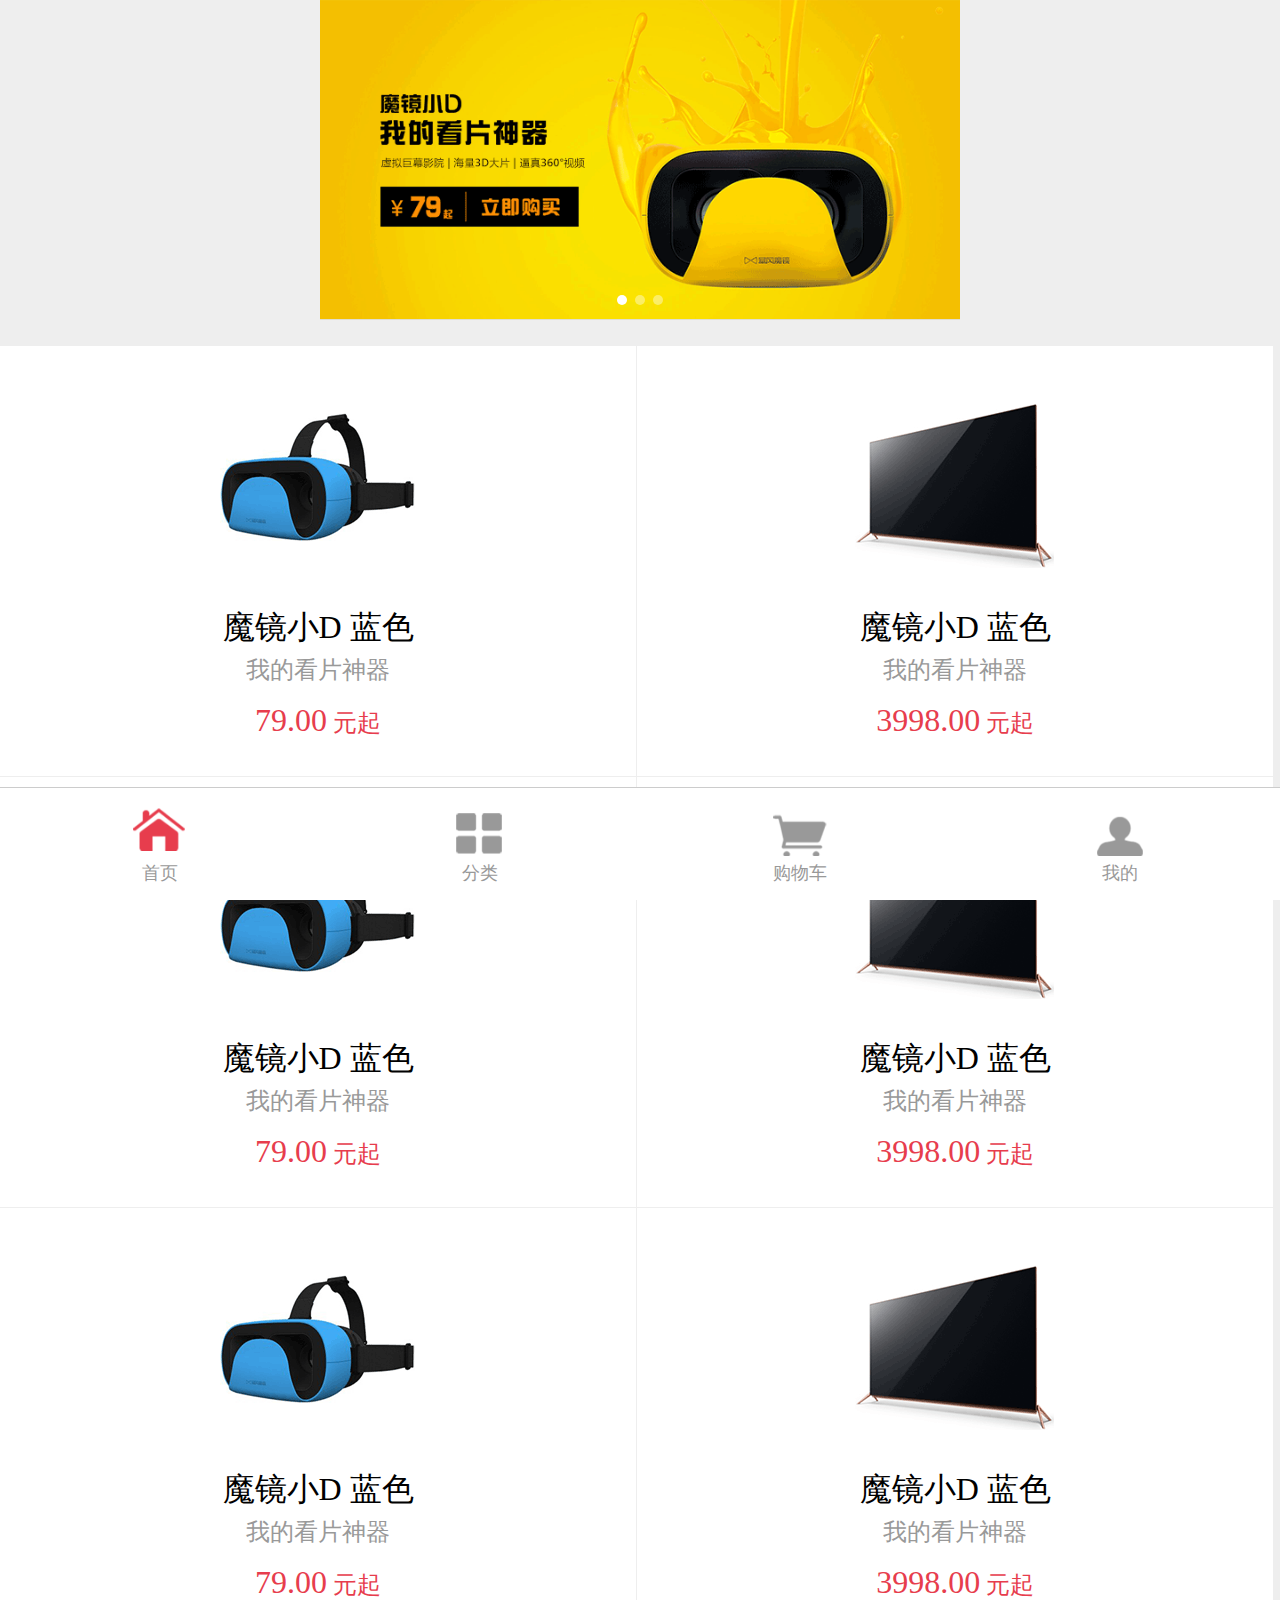
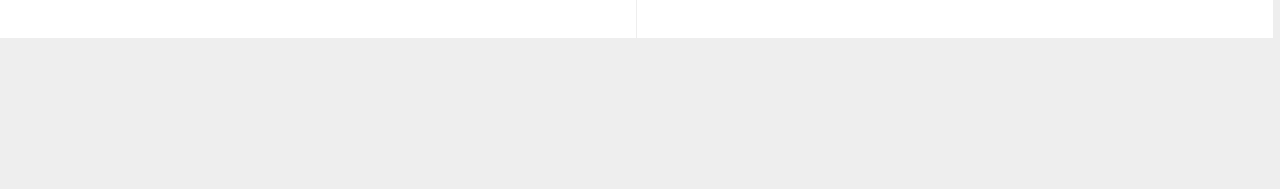
<file: index.html>
<!DOCTYPE html>
<html>
<head lang="en">
    <meta charset="UTF-8">
    <meta name = "viewport" content="width=device-width,initial-scale=1.0,user-scalable = no">
    <meta name="apple-mobile-web-app-capable" content="yes">
    <meta name="apple-mobile-web-app-status-bar-style" content="black">
    <meta name="format-detection" content="email=no">
    <meta name="format-detection" content="telephone=no">
    <meta name="format-detection" content="address=no">
    <title>暴风商城</title>
    <link rel="stylesheet" href="css/reset.css" type="text/css"/>
    <link rel="stylesheet" href="css/index2.css" type="text/css"/>
    <link rel="stylesheet" href="css/idangerous.swiper.css" type="text/css"/>

    <script src="js/jquery-1.7.2.min.js" type="text/javascript"></script>
    <script src="js/index.js" type="text/javascript"></script>
</head>
<body>
<!--banner-->
<!--<div class="banner">
    <img src="images/banner.png"/>
</div>-->
<div class="choose_tasks">
    <div class="swiper-container" style="cursor: -webkit-grab;">
        <ul class="swiper-wrapper">
            <li class="swiper-slide swiper-slide1">
               <a href="#"><img src="images/banner.png"></a>
            </li>
            <li class="swiper-slide swiper-slide1">
                <a href="#"><img src="images/banner.png"></a>
            </li>
            <li class="swiper-slide swiper-slide1 swiper-slide-visible swiper-slide-active">
                <a href="#"><img src="images/banner.png"></a>
            </li>
        </ul>
        <div class="pagination"><span class="swiper-pagination-switch swiper-visible-switch swiper-active-switch"></span></div>
    </div>
</div>
<!--banner end-->
<!--main-->
<div class="main">
    <ul class="mainList">
        <li>
            <dl>
                <dt><a href="商品详情页.html"><img src="images/pp.png"/></a></dt>
                <dd>
                    <h3>魔镜小D 蓝色</h3>
                    <p>我的看片神器</p>
                    <p class="price">79.00<i>&nbsp;元起</i></p>
                </dd>
            </dl>
        </li>
        <li>
            <dl>
                <dt><a href="#"><img src="images/pp2.png"/></a></dt>
                <dd>
                    <h3>魔镜小D 蓝色</h3>
                    <p>我的看片神器</p>
                    <p class="price">3998.00<i>&nbsp;元起</i></p>
                </dd>
            </dl>
        </li>
        <li>
            <dl>
                <dt><a href="商品详情页.html"><img src="images/pp.png"/></a></dt>
                <dd>
                    <h3>魔镜小D 蓝色</h3>
                    <p>我的看片神器</p>
                    <p class="price">79.00<i>&nbsp;元起</i></p>
                </dd>
            </dl>
        </li>
        <li>
            <dl>
                <dt><a href="#"><img src="images/pp2.png"/></a></dt>
                <dd>
                    <h3>魔镜小D 蓝色</h3>
                    <p>我的看片神器</p>
                    <p class="price">3998.00<i>&nbsp;元起</i></p>
                </dd>
            </dl>
        </li>
        <li>
            <dl>
                <dt><a href="商品详情页.html"><img src="images/pp.png"/></a></dt>
                <dd>
                    <h3>魔镜小D 蓝色</h3>
                    <p>我的看片神器</p>
                    <p class="price">79.00<i>&nbsp;元起</i></p>
                </dd>
            </dl>
        </li>
        <li>
            <dl>
                <dt><a href="#"><img src="images/pp2.png"/></a></dt>
                <dd>
                    <h3>魔镜小D 蓝色</h3>
                    <p>我的看片神器</p>
                    <p class="price">3998.00<i>&nbsp;元起</i></p>
                </dd>
            </dl>
        </li>
    </ul>
</div>
<!--main end-->
<div class="clear"></div>
<!--footer-->
<div class="hFooter">
    <div class="fNav">
        <a href="#">
            <div class="foNav fh"></div>
        </a>
        <p>首页</p>
    </div>
    <div class="fNav">
        <a href="#">
            <div class="foNav fc"></div>
        </a>
        <p>分类</p>
    </div>
    <div class="fNav">
        <a href="orderDetial.html">
            <div class="foNav fCart"></div>
        </a>
        <p>购物车</p>
    </div>
    <div class="fNav">
        <a href="orderCenter.html">
            <div class="foNav fp"></div>
        </a>
        <p>我的</p>
    </div>
</div>
<!--footer end-->
<script type="text/javascript" src="js/idangerous.swiper.min.js"></script>
<script type="text/javascript">
    //swiper轮播插件初始化
    $(document).ready(function(){
        var mySwiper = new Swiper('.swiper-container',{
            pagination: '.pagination',
            loop:true,
            grabCursor: true,
            paginationClickable: true,
            autoplay:3000,
            autoplayDisableOnInteraction:false,
            calculateHeight:true
        });

        $(".swiper-wrapper div").each(function(){
            $(this).css("display","block");
        });

    });
</script>
</body>
</html>
</file>
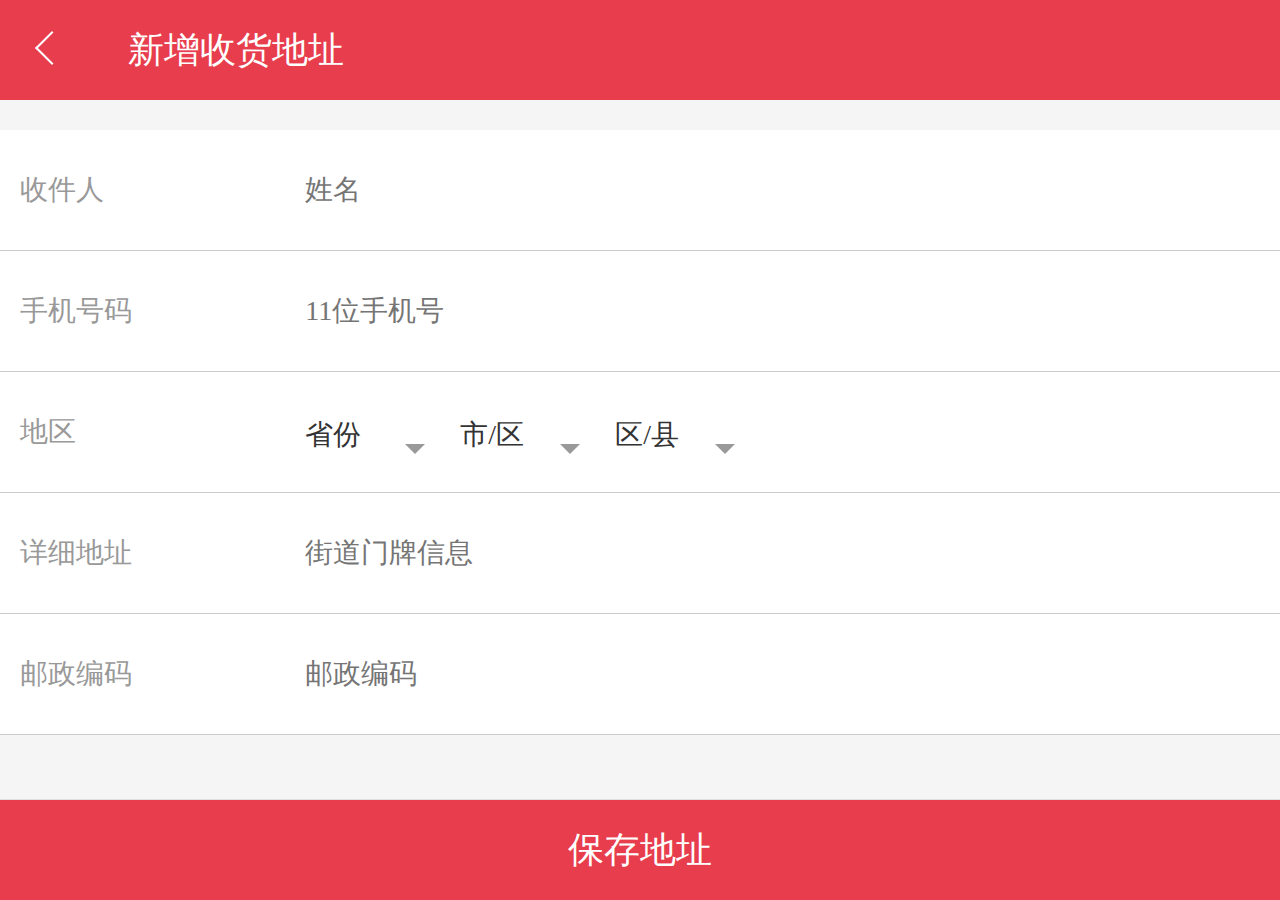
<file: addAddress.html>
<!DOCTYPE html>
<html>
<head>
    <meta charset="UTF-8">
    <meta name = "viewport" content="width=device-width,initial-scale=1.0,user-scalable = no">
    <meta name="apple-mobile-web-app-capable" content="yes">
    <meta name="apple-mobile-web-app-status-bar-style" content="black">
    <meta name="format-detection" content="email=no">
    <meta name="format-detection" content="telephone=no">
    <meta name="format-detection" content="address=no">
    <title>新增收货地址</title>
    <link rel="stylesheet" href="css/reset.css" type="text/css"/>
    <link rel="stylesheet" href="css/index.css" type="text/css"/>
    <link href="css/select2.css" rel="stylesheet"/>
    <script src="js/jquery-1.7.2.min.js" type="text/javascript"></script>
    <script src="js/index.js" type="text/javascript"></script>
    <script type="text/javascript" src="js/area.js"></script>
    <script type="text/javascript" src="js/location.js"></script>
    <script type="text/javascript" src="js/select2.js"></script>
    <script type="text/javascript" src="js/select2_locale_zh-CN.js"></script>

</head>
<body>
<!--top-->
<section class="top">
    <span></span>新增收货地址
</section>
<!--top end-->
<!--content-->
<section class="content">
    <ul class="modifyAd">
        <li>
            <label>收件人</label>
            <input type="text" value="" placeholder="姓名"/>
        </li>
        <li>
            <label>手机号码</label>
            <input type="text" value="" placeholder="11位手机号"/>
        </li>
        <li>
            <label>地区</label>
           <!-- <input type="text" value="" id="cityClick" placeholder="省/市/区县"/>-->
            <!--cityBox-->
            <div class="cityBox">
                <select id="loc_province"></select>
                <select id="loc_city"></select>
                <select id="loc_town"></select>
            </div>
            <!--cityBox end-->
        </li>
        <li>
            <label>详细地址</label>
            <input type="text" value="" placeholder="街道门牌信息"/>
        </li>
        <li>
            <label>邮政编码</label>
            <input type="text" value="" placeholder="邮政编码"/>
        </li>
    </ul>
</section>
<!--content end-->
<footer>
    <section class="pay saveAdd">
        <a href="#">保存地址</a>
    </section>
</footer>
<!---->

</body>
</html>
</file>
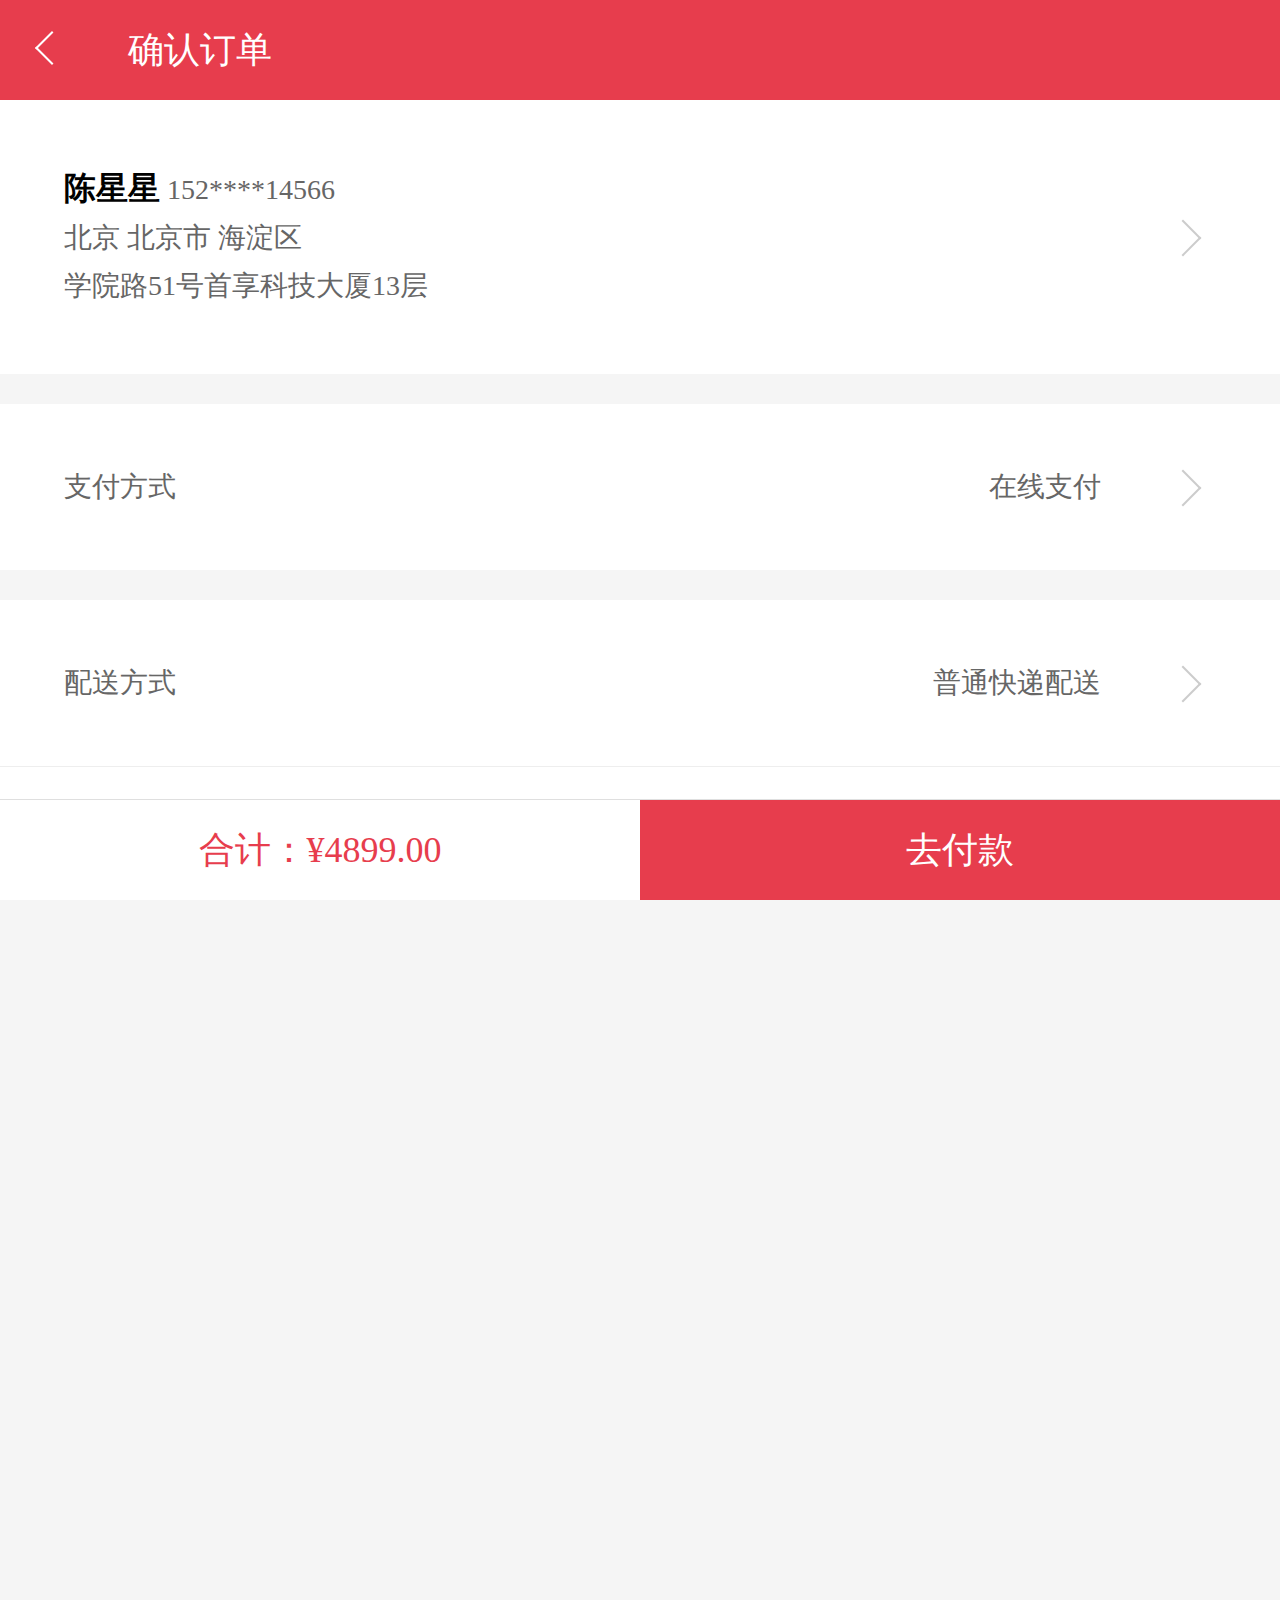
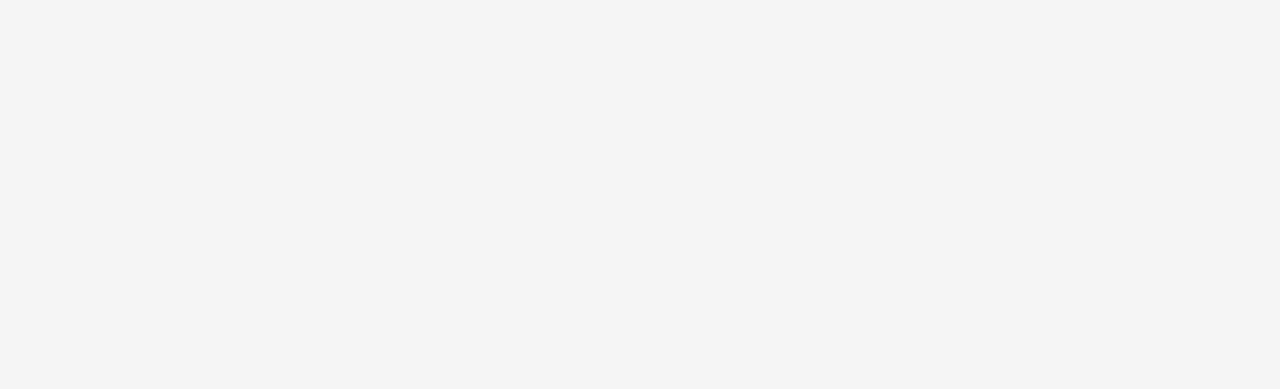
<file: booking.html>
<!DOCTYPE html>
<html>
<head>
    <meta charset="UTF-8">
    <meta name = "viewport" content="width=device-width,initial-scale=1.0,user-scalable = no">
    <meta name="apple-mobile-web-app-capable" content="yes">
    <meta name="apple-mobile-web-app-status-bar-style" content="black">
    <meta name="format-detection" content="email=no">
    <meta name="format-detection" content="telephone=no">
    <meta name="format-detection" content="address=no">
    <title>暴风订单</title>
    <link rel="stylesheet" href="css/reset.css" type="text/css"/>
    <link rel="stylesheet" href="css/index.css" type="text/css"/>

    <script src="js/jquery-1.7.2.min.js" type="text/javascript"></script>
    <script src="js/fastclick.js" type='application/javascript'></script>
    <script src="js/index.js" type="text/javascript"></script>
    <script>
        $(function () {
            FastClick.attach(document.body);
        });
    </script>
</head>
<body>
<!--top-->
<section class="top">
    <span></span>确认订单
</section>
<!--top end-->
<!--content-->
<section class="content">
    <!--->
    <section class="addressBo">
        <ul>
            <li>
                <p><b>陈星星</b> 152****14566</p>
                <p>北京  北京市  海淀区</p>
                <p>学院路51号首享科技大厦13层</p>
            </li>
            <li>
                <a href="manageAddress.html"><span></span></a>
            </li>
        </ul>
    </section>
    <section class="addressBo sendBy">
        <ul>
            <li>
                支付方式
            </li>
            <li>
                <a href="#">在线支付<span></span></a>
            </li>
        </ul>
    </section>
    <section class="addressBo sendBy noMar borBtoom">
        <ul>
            <li>
                配送方式
            </li>
            <li>
                <a href="#">普通快递配送<span></span></a>
            </li>
        </ul>
    </section>
    <!--card-->
    <section class="card borBtoom">
        <h3>发票类型</h3>
        <section class="cardBox">
            <p class="carT">
                <span>电子发票</span><span>个人发票</span><span id="cardC">单位发票</span>
            </p>
            <div class="carExtr">
                <input type="text" id="testIn" placeholder="请输入发票抬头"/>
            </div>
        </section>

    </section>
    <!--card end-->
    <!--card-->
    <section class="card borBtoom">
        <h3>使用优惠券</h3>
        <section class="cardBox">
            <div class="carExtr Discount">
                <input type="text" id="textC" placeholder="请填写已有优惠码"/>
                <input type="button" value="确定" class="button"/>
            </div>
        </section>
    </section>
    <!--card end-->
    <!--goodsBox-->
    <section class="goodsBox">
        <section class="goodsList">
            <div>
                <a href="#"><img src="images/product.png" alt="商品图片"/></a>
            </div>
            <div>
                <h3>暴风超体电视  55吋  玫瑰金设计</h3>
                <p class="colorOr">支持七天无理由退换货</p>
            </div>
            <div>
                ¥4899.00 ╳1
            </div>
        </section>
        <section class="goodsList goodsInfo">
            <ul>
                <li>商品件数：1</li>
                <li>商品总金额：¥4899.00</li>
                <li>配送费用：+0元</li>
                <li>优惠券抵用：-0元</li>
            </ul>
        </section>
    </section>
    <!--goodsBox end-->
    <!--->
</section>
<!--content end-->
<!--pay-->
<section class="pay">
    <a href="#">合计：¥4899.00</a>
    <a href="payBy.html">去付款</a>
</section>
<!--pay end-->
<script>

</script>
</body>
</html>
</file>
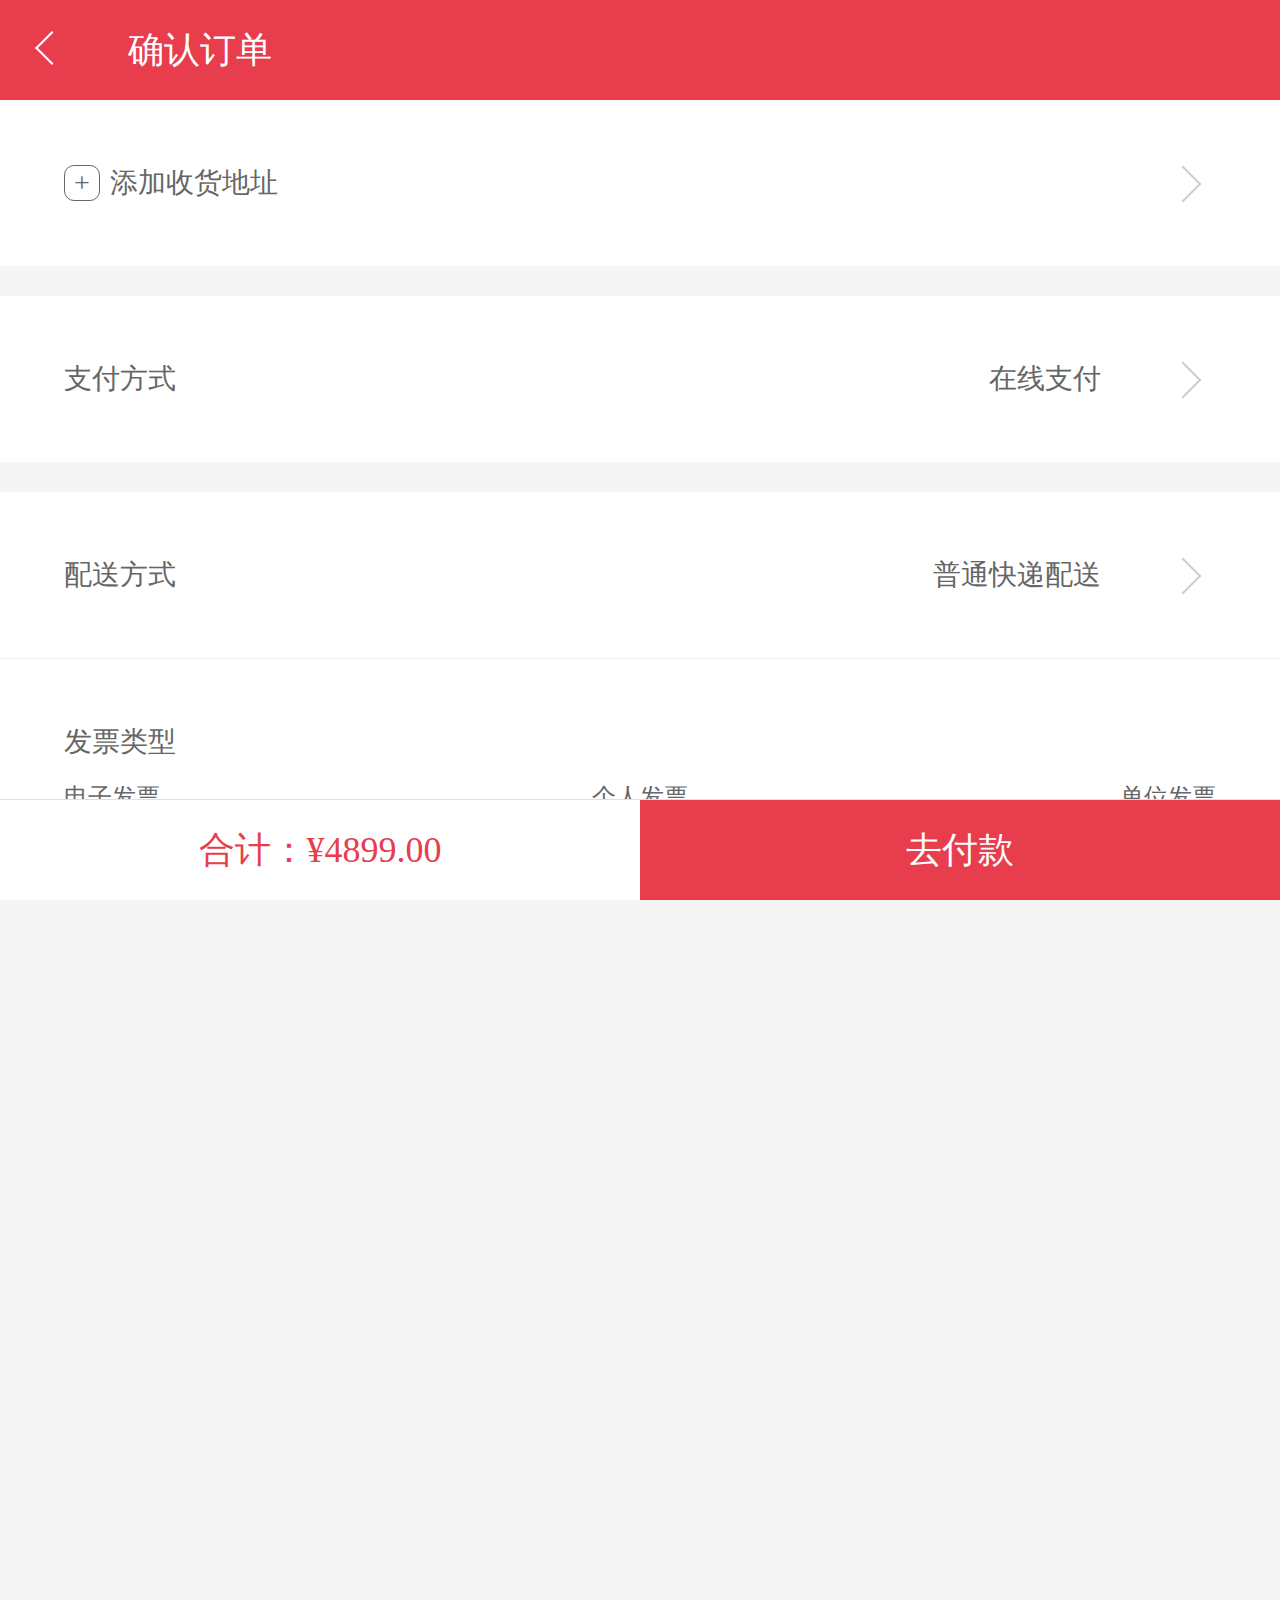
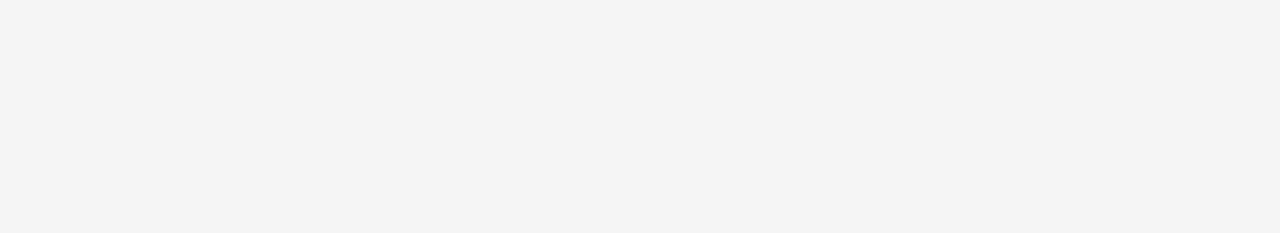
<file: booking2.html>
<!DOCTYPE html>
<html>
<head>
    <meta charset="UTF-8">
    <meta name = "viewport" content="width=device-width,initial-scale=1.0,user-scalable = no">
    <meta name="apple-mobile-web-app-capable" content="yes">
    <meta name="apple-mobile-web-app-status-bar-style" content="black">
    <meta name="format-detection" content="email=no">
    <meta name="format-detection" content="telephone=no">
    <meta name="format-detection" content="address=no">
    <title>暴风订单</title>
    <link rel="stylesheet" href="css/reset.css" type="text/css"/>
    <link rel="stylesheet" href="css/index.css" type="text/css"/>

    <script src="js/jquery-1.7.2.min.js" type="text/javascript"></script>
    <script src="js/index.js" type="text/javascript"></script>
</head>
<body>
<!--top-->
<section class="top">
    <span></span>确认订单
</section>
<!--top end-->
<!--content-->
<section class="content">
    <!--->
    <section class="addressBo addAdd">
        <ul>
            <li>
                <a href="modifyAddress.html"><i>+</i><i>添加收货地址</i></a>
            </li>
            <li>
                <a href="modifyAddress.html"><span></span></a>
            </li>
        </ul>
    </section>
    <section class="addressBo sendBy">
        <ul>
            <li>
                支付方式
            </li>
            <li>
                <a href="#">在线支付<span></span></a>
            </li>
        </ul>
    </section>
    <section class="addressBo sendBy noMar borBtoom">
        <ul>
            <li>
                配送方式
            </li>
            <li>
                <a href="#">普通快递配送<span></span></a>
            </li>
        </ul>
    </section>
    <!--card-->
    <section class="card borBtoom">
        <h3>发票类型</h3>
        <section class="cardBox">
            <p class="carT">
                <a href="#">电子发票</a><a href="#">个人发票</a><a href="#" id="cardC">单位发票</a>
            </p>
            <div class="carExtr">
                <input type="text" placeholder="请输入发票抬头"/>
            </div>
        </section>
    </section>
    <!--card end-->
    <!--card-->
    <section class="card borBtoom">
        <h3>使用优惠券</h3>
        <section class="cardBox">
            <div class="carExtr Discount">
                <input type="text" placeholder="请填写已有优惠码"/>
                <input type="button" value="确定" class="button"/>
            </div>
        </section>
    </section>
    <!--card end-->
    <!--goodsBox-->
    <section class="goodsBox">
        <section class="goodsList">
            <div>
                <a href="#"><img src="images/product.png" alt="商品图片"/></a>
            </div>
            <div>
                <h3>暴风超体电视  55吋  玫瑰金设计</h3>
                <p class="colorOr">支持七天无理由退换货</p>
            </div>
            <div>
                ¥4899.00 ╳1
            </div>
        </section>
        <section class="goodsList goodsInfo">
            <ul>
                <li>商品件数：1</li>
                <li>商品总金额：¥4899.00</li>
                <li>配送费用：+0元</li>
                <li>优惠券抵用：-0元</li>
            </ul>
        </section>
    </section>
    <!--goodsBox end-->
    <!--->
</section>
<!--content end-->
<!--pay-->
<section class="pay">
    <a href="#">合计：¥4899.00</a>
    <a href="#">去付款</a>
</section>
<!--pay end-->
</body>
</html>
</file>
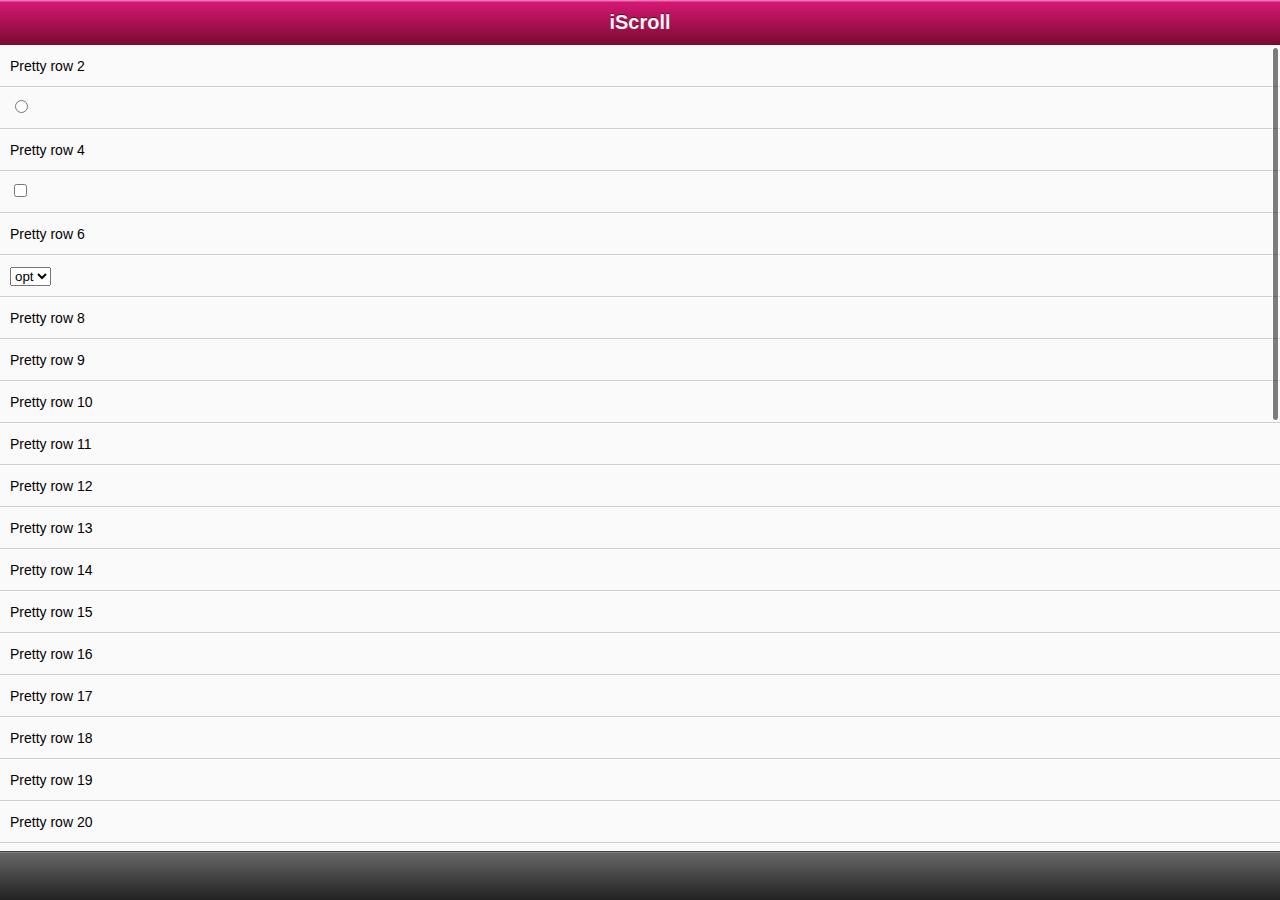
<file: file.html>
<!DOCTYPE html>
<html>
<head>
	<meta http-equiv="Content-Type" content="text/html; charset=utf-8">
	<meta name="viewport" content="width=device-width, initial-scale=1.0, user-scalable=0, minimum-scale=1.0, maximum-scale=1.0">
	<meta name="apple-mobile-web-app-capable" content="yes">
	<meta name="apple-mobile-web-app-status-bar-style" content="black">
	<title>iScroll demo: simple</title>

	<script type="text/javascript" src="js/iscroll.js"></script>

	<script type="text/javascript">

		var myScroll;
		function loaded() {
			myScroll = new iScroll('wrapper', {
				useTransform: false,
				onBeforeScrollStart: function (e) {
					var target = e.target;
					while (target.nodeType != 1) target = target.parentNode;

					if (target.tagName != 'SELECT' && target.tagName != 'INPUT' && target.tagName != 'TEXTAREA')
						e.preventDefault();
				}
			});
		}

		document.addEventListener('touchmove', function (e) { e.preventDefault(); }, false);
		document.addEventListener('DOMContentLoaded', loaded, false);

	</script>

	<style type="text/css" media="all">
		body,ul,li {
			padding:0;
			margin:0;
			border:0;
		}

		body {
			font-size:12px;
			-webkit-user-select:none;
			-webkit-text-size-adjust:none;
			font-family:helvetica;
		}

		#header {
			position:absolute; z-index:2;
			top:0; left:0;
			width:100%;
			height:45px;
			line-height:45px;
			background-color:#d51875;
			background-image:-webkit-gradient(linear, 0 0, 0 100%, color-stop(0, #fe96c9), color-stop(0.05, #d51875), color-stop(1, #7b0a2e));
			background-image:-moz-linear-gradient(top, #fe96c9, #d51875 5%, #7b0a2e);
			background-image:-o-linear-gradient(top, #fe96c9, #d51875 5%, #7b0a2e);
			padding:0;
			color:#eee;
			font-size:20px;
			text-align:center;
		}

		#header a {
			color:#f3f3f3;
			text-decoration:none;
			font-weight:bold;
			text-shadow:0 -1px 0 rgba(0,0,0,0.5);
		}

		#footer {
			position:absolute; z-index:2;
			bottom:0; left:0;
			width:100%;
			height:48px;
			background-color:#222;
			background-image:-webkit-gradient(linear, 0 0, 0 100%, color-stop(0, #999), color-stop(0.02, #666), color-stop(1, #222));
			background-image:-moz-linear-gradient(top, #999, #666 2%, #222);
			background-image:-o-linear-gradient(top, #999, #666 2%, #222);
			padding:0;
			border-top:1px solid #444;
		}

		#wrapper {
			position:absolute; z-index:1;
			top:45px; bottom:48px; left:0;
			width:100%;
			background:#aaa;
			overflow:auto;
		}

		#scroller {
			position:absolute; z-index:1;
			/*	-webkit-touch-callout:none;*/
			-webkit-tap-highlight-color:rgba(0,0,0,0);
			width:100%;
			padding:0;
		}

		#scroller ul {
			list-style:none;
			padding:0;
			margin:0;
			width:100%;
			text-align:left;
		}

		#scroller li {
			padding:0 10px;
			height:40px;
			line-height:40px;
			border-bottom:1px solid #ccc;
			border-top:1px solid #fff;
			background-color:#fafafa;
			font-size:14px;
		}

		#myFrame {
			position:absolute;
			top:0; left:0;
		}

	</style>
</head>
<body>

<div id="header"><a href="http://cubiq.org/iscroll">iScroll</a></div>
<div id="wrapper">
	<div id="scroller">
		<ul id="thelist">
			<li>Pretty row 2</li>
			<li><input type="radio"></li>
			<li>Pretty row 4</li>
			<li><input type="checkbox"></li>
			<li>Pretty row 6</li>
			<li><select><option>opt</option></select></li>
			<li>Pretty row 8</li>
			<li>Pretty row 9</li>
			<li>Pretty row 10</li>
			<li>Pretty row 11</li>
			<li>Pretty row 12</li>
			<li>Pretty row 13</li>
			<li>Pretty row 14</li>
			<li>Pretty row 15</li>
			<li>Pretty row 16</li>
			<li>Pretty row 17</li>
			<li>Pretty row 18</li>
			<li>Pretty row 19</li>
			<li>Pretty row 20</li>
			<li>Pretty row 21</li>
			<li>Pretty row 22</li>
			<li>Pretty row 23</li>
			<li>Pretty row 24</li>
			<li>Pretty row 25</li>
			<li>Pretty row 26</li>
			<li>Pretty row 27</li>
			<li>Pretty row 28</li>
			<li>Pretty row 29</li>
			<li>Pretty row 30</li>
			<li>Pretty row 31</li>
			<li>Pretty row 32</li>
			<li><input type="text"></li>
			<li>Pretty row 33</li>
			<li>Pretty row 34</li>
			<li>Pretty row 35</li>
			<li>Pretty row 36</li>
			<li>Pretty row 37</li>
			<li>Pretty row 38</li>
			<li>Pretty row 39</li>
			<li>Pretty row 40</li>
			<li><input type="text"></li>
		</ul>
	</div>
</div>
<div id="footer"></div>

</body>
</html>
</file>
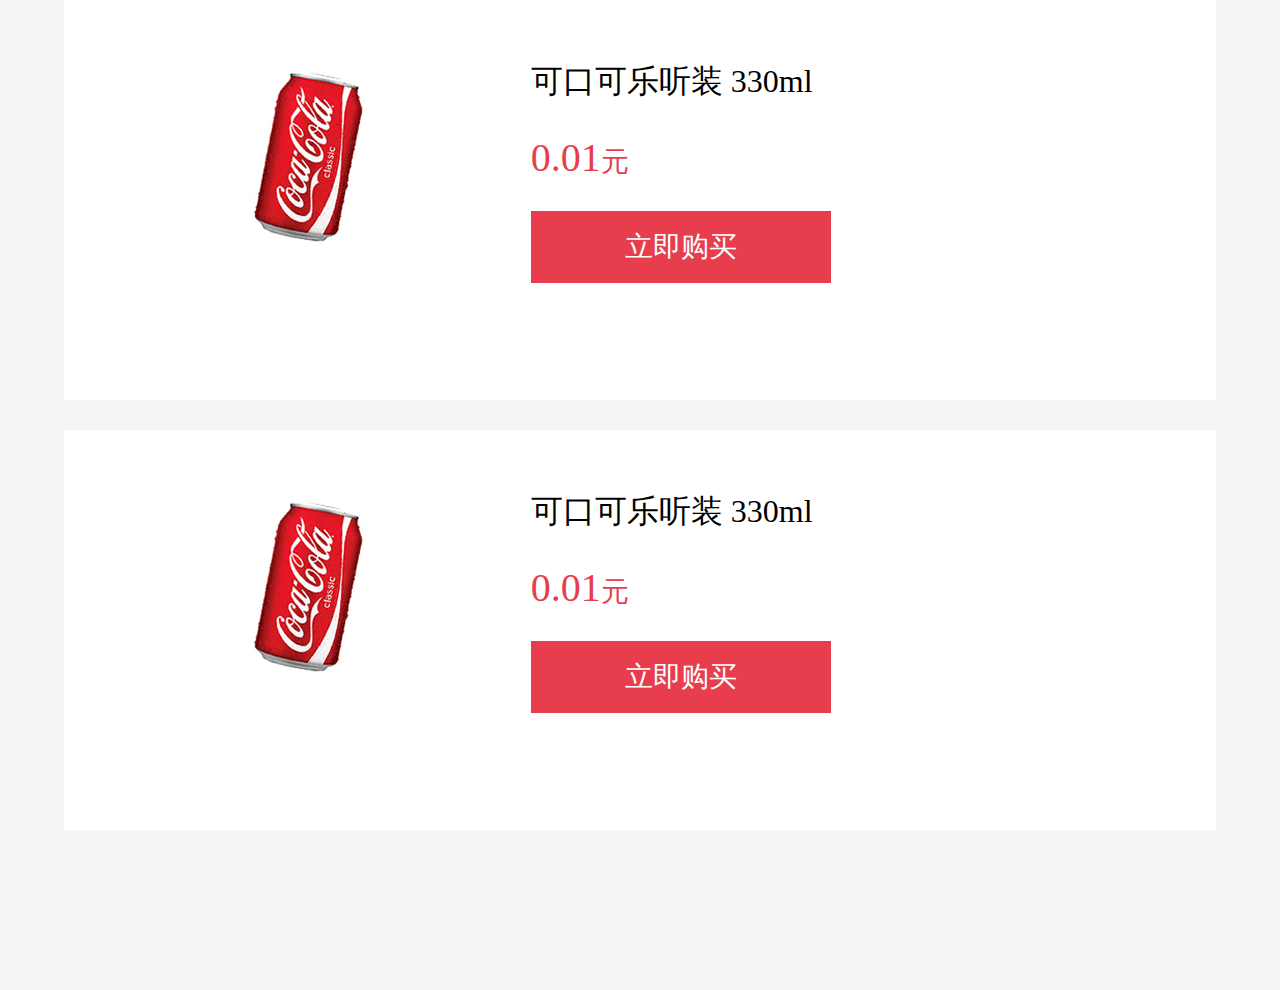
<file: index1.html>
<!DOCTYPE html>
<html>
<head lang="en">
    <meta charset="UTF-8">
    <meta name = "viewport" content="width=device-width,initial-scale=1.0,user-scalable = no">
    <meta name="apple-mobile-web-app-capable" content="yes">
    <meta name="apple-mobile-web-app-status-bar-style" content="black">
    <meta name="format-detection" content="email=no">
    <meta name="format-detection" content="telephone=no">
    <meta name="format-detection" content="address=no">
    <title>暴风商城</title>

    <link rel="stylesheet" href="css/reset.css" type="text/css"/>
    <link rel="stylesheet" href="css/index.css" type="text/css"/>

    <script src="js/jquery-1.7.2.min.js" type="text/javascript"></script>
    <script src="js/index.js" type="text/javascript"></script>
</head>
<body>

<!--content-->
<section class="content">
    <!--main-->
    <section class="main">
        <ul class="products">
            <li>
                <dl>
                    <dt><a href="#"><img src="images/keCo.png" alt=""/></a></dt>
                    <dd>
                        <h3 class="titleH">可口可乐听装 330ml</h3>
                        <p class="priceP">0.01<i>元</i></p>
                        <p><input type="submit" value="立即购买"  class="btnBuy"></p>
                    </dd>
                </dl>
            </li>
            <li>
                <dl>
                    <dt><a href="#"><img src="images/keCo.png" alt=""/></a></dt>
                    <dd>
                        <h3 class="titleH">可口可乐听装 330ml</h3>
                        <p class="priceP">0.01<i>元</i></p>
                        <p><input type="submit" value="立即购买"  class="btnBuy"></p>
                    </dd>
                </dl>
            </li>
        </ul>
    </section>
    <!--main end-->
</section>
<!--content end-->
</body>
</html>
</file>
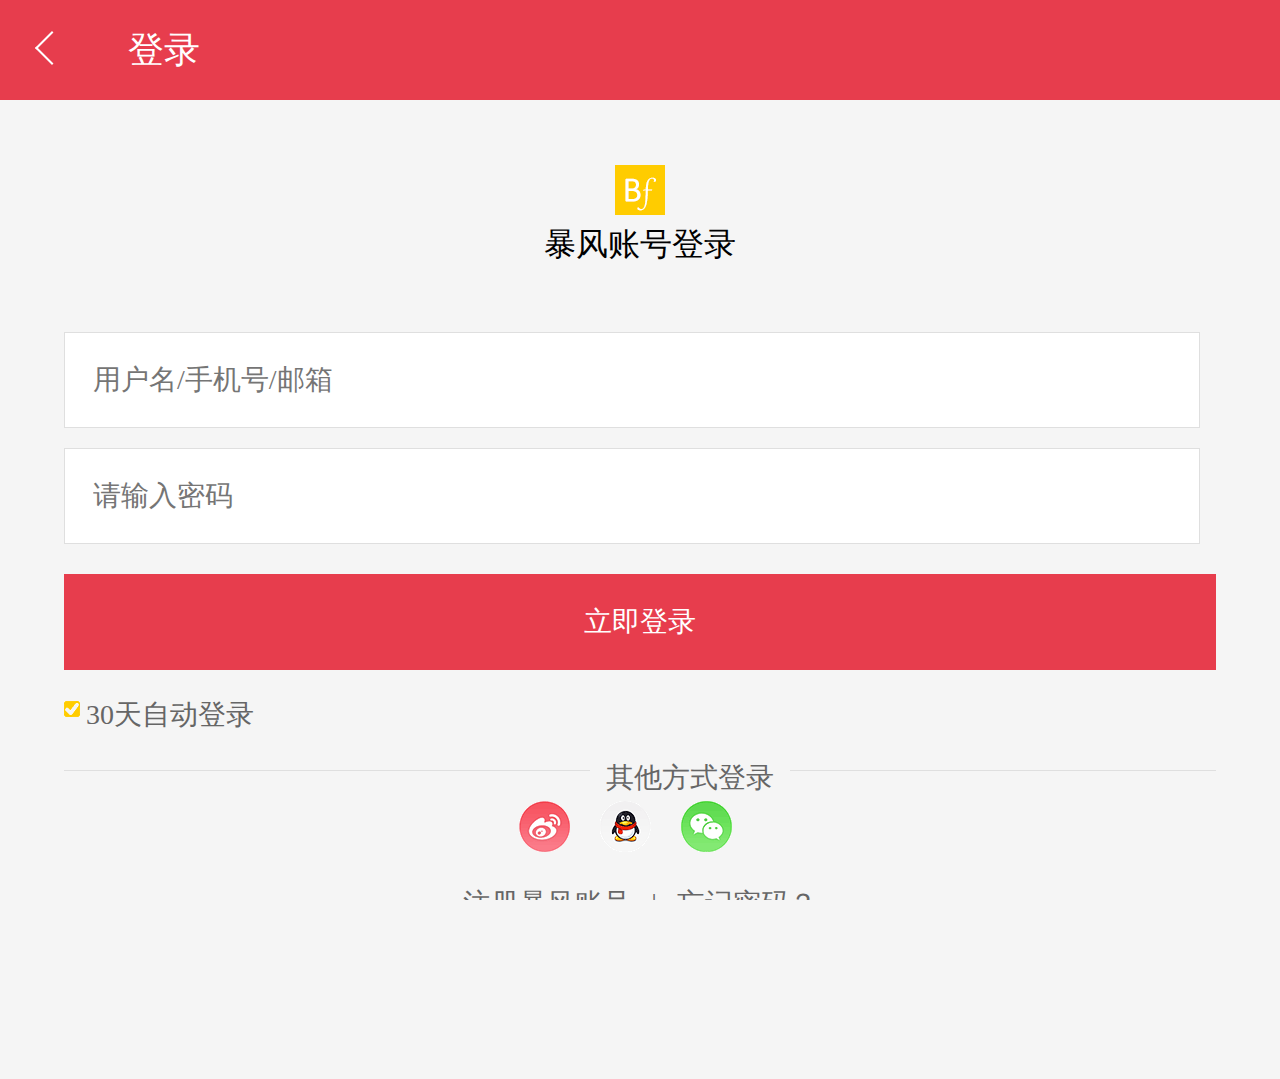
<file: login.html>
<!DOCTYPE html>
<html>
<head>
    <meta charset="UTF-8">
    <meta name = "viewport" content="width=device-width,initial-scale=1.0,user-scalable = no">
    <meta name="apple-mobile-web-app-capable" content="yes">
    <meta name="apple-mobile-web-app-status-bar-style" content="black">
    <meta name="format-detection" content="email=no">
    <meta name="format-detection" content="telephone=no">
    <meta name="format-detection" content="address=no">
    <title>登录暴风账号</title>
    <link rel="stylesheet" href="css/reset.css" type="text/css"/>
    <link rel="stylesheet" href="css/index.css" type="text/css"/>

    <script src="js/jquery-1.7.2.min.js" type="text/javascript"></script>
    <script src="js/index.js" type="text/javascript"></script>
</head>
<body>
<!--top-->
<section class="top">
    <span></span>登录
</section>
<!--top end-->
<!--content-->
<section class="content">
    <!--main-->
    <section class="main">
        <section class="logoImg">
            <a href="#"><img src="images/logo.png" alt=""/></a>
            <p>暴风账号登录</p>
        </section>
        <!--loginC-->
        <section class="loginMain">
            <ul class="inputIn">
                <li>
                    <input type="text" class="inText" placeholder="用户名/手机号/邮箱"/>
                    <span>用户名/手机号/邮箱</span>
                </li>
                <li>
                    <input type="text" class="inText" placeholder="请输入密码"/>
                    <span>请输入密码</span>
                </li>
            </ul>
            <section class="btnGroup">
                <a href="#" class="btnLogin">立即登录</a>
            </section>
            <section class="loginExtra">
                <p>
                    <input type="checkbox" checked/><span class="checkChange checked"></span><label>30天自动登录</label>
                </p>
            </section>
            <section class="otherLogin">
                <span>其他方式登录</span>
                <p>
                    <a href="#" class="sinA"></a><a href="#" class="QQ"></a><a href="#" class="weiXin"></a>
                </p>
            </section>
            <section class="registerOther">
                <a href="#">注册暴风账号</a><i class="line">|</i><a href="#">忘记密码？</a>
            </section>
        </section>
        <!--loginC end-->
    </section>
    <!--main end-->
</section>
<!--content end-->
</body>
</html>
</file>
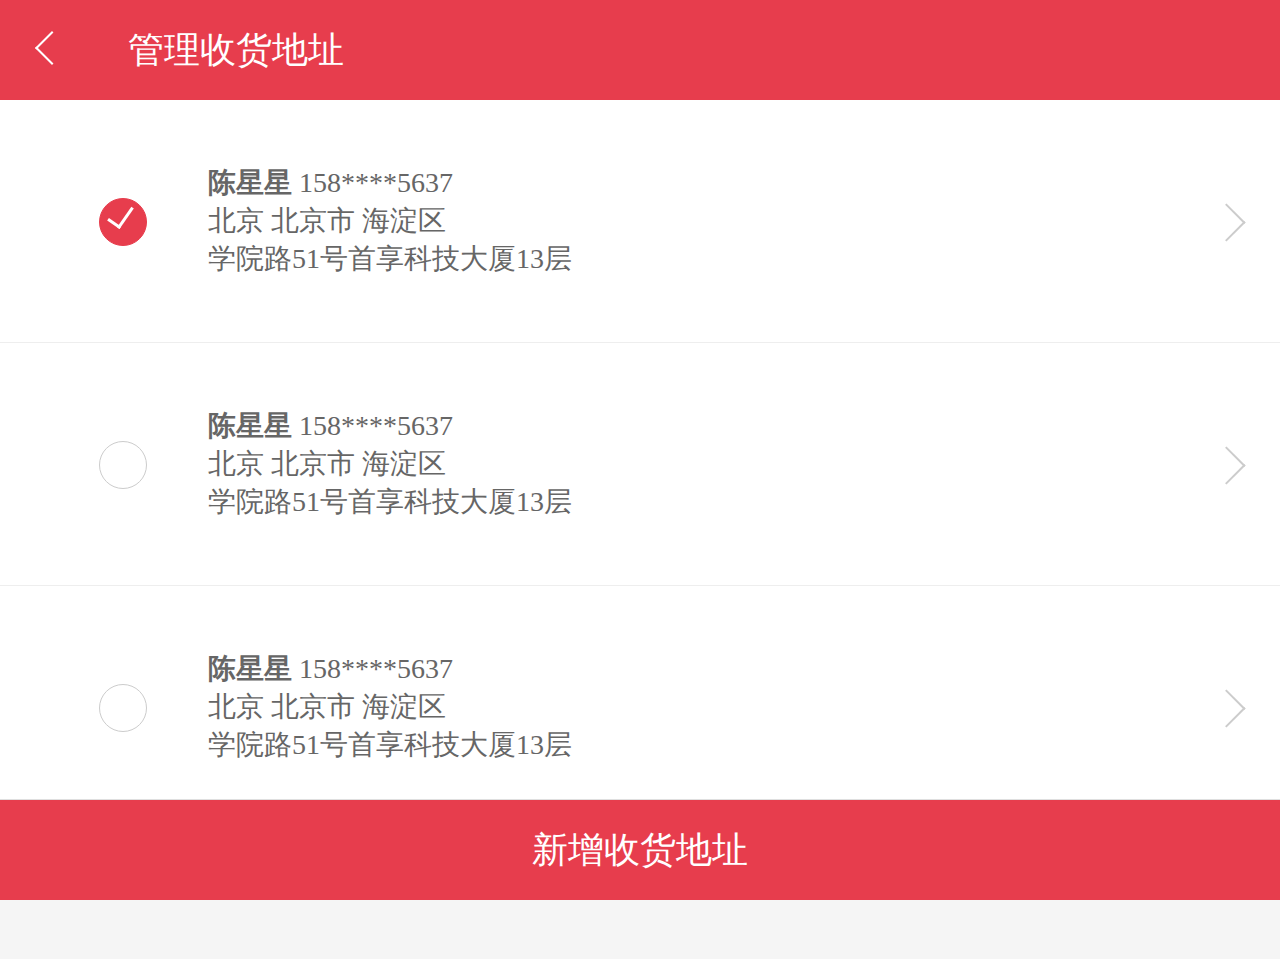
<file: manageAddress.html>
<!DOCTYPE html>
<html>
<head>
    <meta charset="UTF-8">
    <meta name = "viewport" content="width=device-width,initial-scale=1.0,user-scalable = no">
    <meta name="apple-mobile-web-app-capable" content="yes">
    <meta name="apple-mobile-web-app-status-bar-style" content="black">
    <meta name="format-detection" content="email=no">
    <meta name="format-detection" content="telephone=no">
    <meta name="format-detection" content="address=no">
    <title>管理收货地址</title>
    <link rel="stylesheet" href="css/reset.css" type="text/css"/>
    <link rel="stylesheet" href="css/index.css" type="text/css"/>

    <script src="js/jquery-1.7.2.min.js" type="text/javascript"></script>
    <script src="js/fastclick.js" type='application/javascript'></script>
    <script src="js/index.js" type="text/javascript"></script>
    <script>
        $(function () {
            FastClick.attach(document.body);
        });
    </script>
</head>
<body>
<!--top-->
<section class="top">
    <span></span>管理收货地址
</section>
<!--top end-->
<!--content-->
<section class="content">
    <ul class="manageAd">
        <li>
            <div class="befTar selected"><span></span></div>
            <div class="addBox">
                <p><b>陈星星</b> 158****5637</p>
                <p>北京  北京市  海淀区</p>
                <p>学院路51号首享科技大厦13层</p>
            </div>
            <div class="addTarget">
                <a href="modifyAddress.html"><span></span></a>
            </div>
        </li>
        <li>
            <div class="befTar" id="sh"><span></span></div>
            <div class="addBox">
                <p><b>陈星星</b> 158****5637</p>
                <p>北京  北京市  海淀区</p>
                <p>学院路51号首享科技大厦13层</p>
            </div>
            <div class="addTarget">
                <a href="modifyAddress.html"><span></span></a>
            </div>
        </li>
        <li>
            <div class="befTar"><span></span></div>
            <div class="addBox">
                <p><b>陈星星</b> 158****5637</p>
                <p>北京  北京市  海淀区</p>
                <p>学院路51号首享科技大厦13层</p>
            </div>
            <div class="addTarget">
                <a href="modifyAddress.html"><span></span></a>
            </div>
        </li>
    </ul>
</section>
<!--content end-->
<footer>
    <section class="pay saveAdd">
        <a href="addAddress.html">新增收货地址</a>
    </section>
</footer>
<!---->
</body>
</html>
</file>
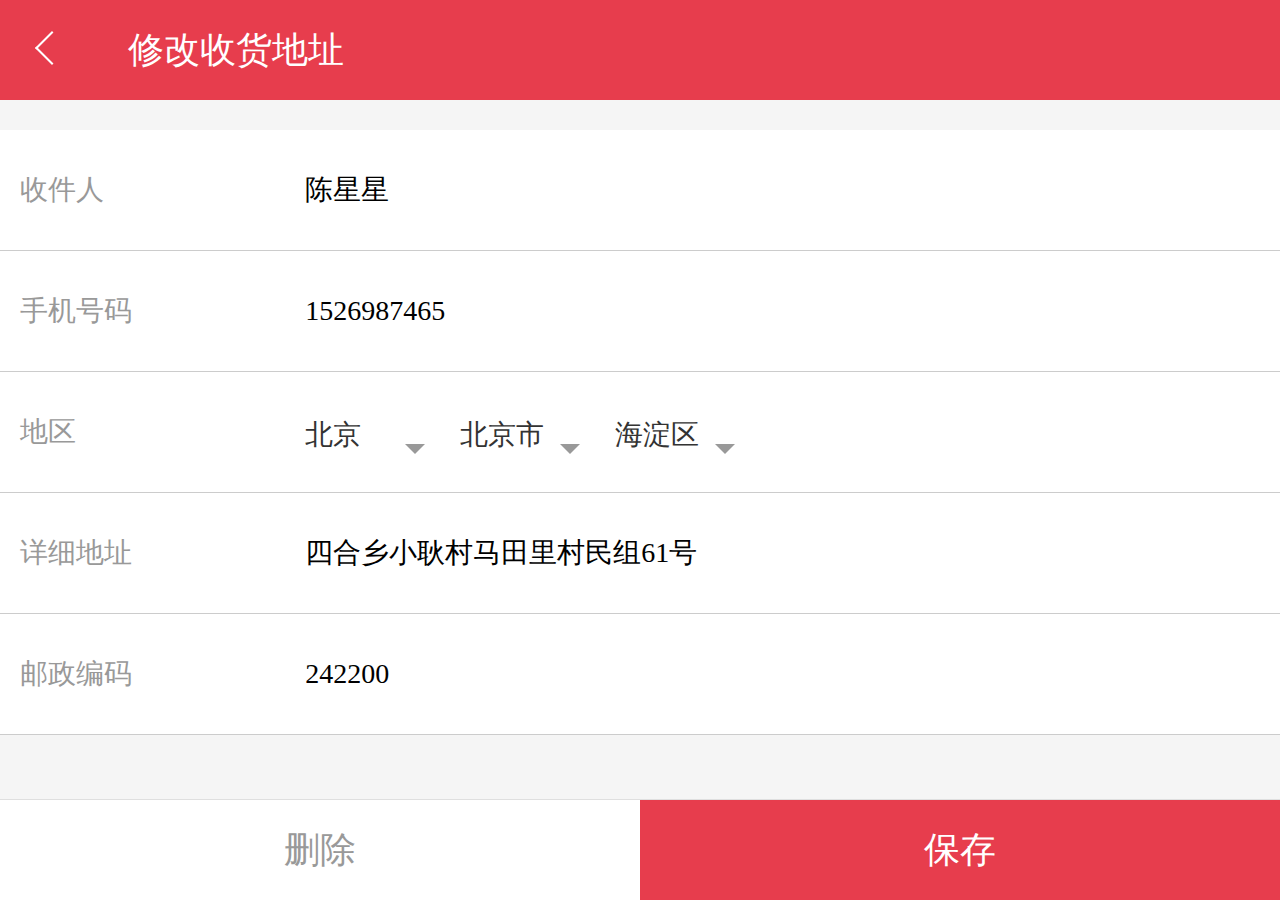
<file: modifyAddress.html>
<!DOCTYPE html>
<html>
<head>
    <meta charset="UTF-8">
    <meta name = "viewport" content="width=device-width,initial-scale=1.0,user-scalable = no">
    <meta name="apple-mobile-web-app-capable" content="yes">
    <meta name="apple-mobile-web-app-status-bar-style" content="black">
    <meta name="format-detection" content="email=no">
    <meta name="format-detection" content="telephone=no">
    <meta name="format-detection" content="address=no">
    <title>修改收货地址</title>
    <link rel="stylesheet" href="css/reset.css" type="text/css"/>
    <link rel="stylesheet" href="css/index.css" type="text/css"/>
    <link href="css/select2.css" rel="stylesheet"/>
    <script src="js/jquery-1.7.2.min.js" type="text/javascript"></script>
    <script src="js/index.js" type="text/javascript"></script>
    <script type="text/javascript" src="js/area.js"></script>
    <script type="text/javascript" src="js/location.js"></script>
    <script type="text/javascript" src="js/select2.js"></script>
    <script type="text/javascript" src="js/select2_locale_zh-CN.js"></script>
</head>
<body>
<!--top-->
<section class="top">
    <span></span>修改收货地址
</section>
<!--top end-->
<!--content-->
<section class="content">
    <ul class="modifyAd">
        <li>
            <label>收件人</label>
            <input type="text" value="陈星星"/>
        </li>
        <li>
            <label>手机号码</label>
            <input type="text" value="1526987465"/>
        </li>
        <li>
            <label>地区</label>
            <!--<input type="text" id="cityClick" value="安徽省宣城市广德县"/>-->
            <!--cityBox-->
            <div class="cityBox">

                <input type="hidden" name="province" value="1">
                <input type="hidden" name="city" value="2">
                <input type="hidden" name="area" value="3">

                <select id="loc_province" data-value="北京"></select>
                <select id="loc_city" data-value="北京市"></select>
                <select id="loc_town" data-value="海淀区"></select>
            </div>
            <!--cityBox end-->
            <script>
                $(function(){
                    var $province=$("#loc_province").attr("data-value");
                    var $city=$("#loc_city").attr("data-value");
                    var $town=$("#loc_town").attr("data-value");
                    $("#select2-chosen-1").html($province);
                    $("#select2-chosen-2").html($city);
                    $("#select2-chosen-3").html($town);
                });
            </script>
        </li>
        <li>
            <label>详细地址</label>
            <input type="text" value="四合乡小耿村马田里村民组61号"/>
        </li>
        <li>
            <label>邮政编码</label>
            <input type="text" value="242200"/>
        </li>
    </ul>
</section>
<!--content end-->
<footer>
    <section class="pay del">
        <a href="#">删除</a>
        <a href="#">保存</a>
    </section>
</footer>
<!---->
</body>
</html>
</file>
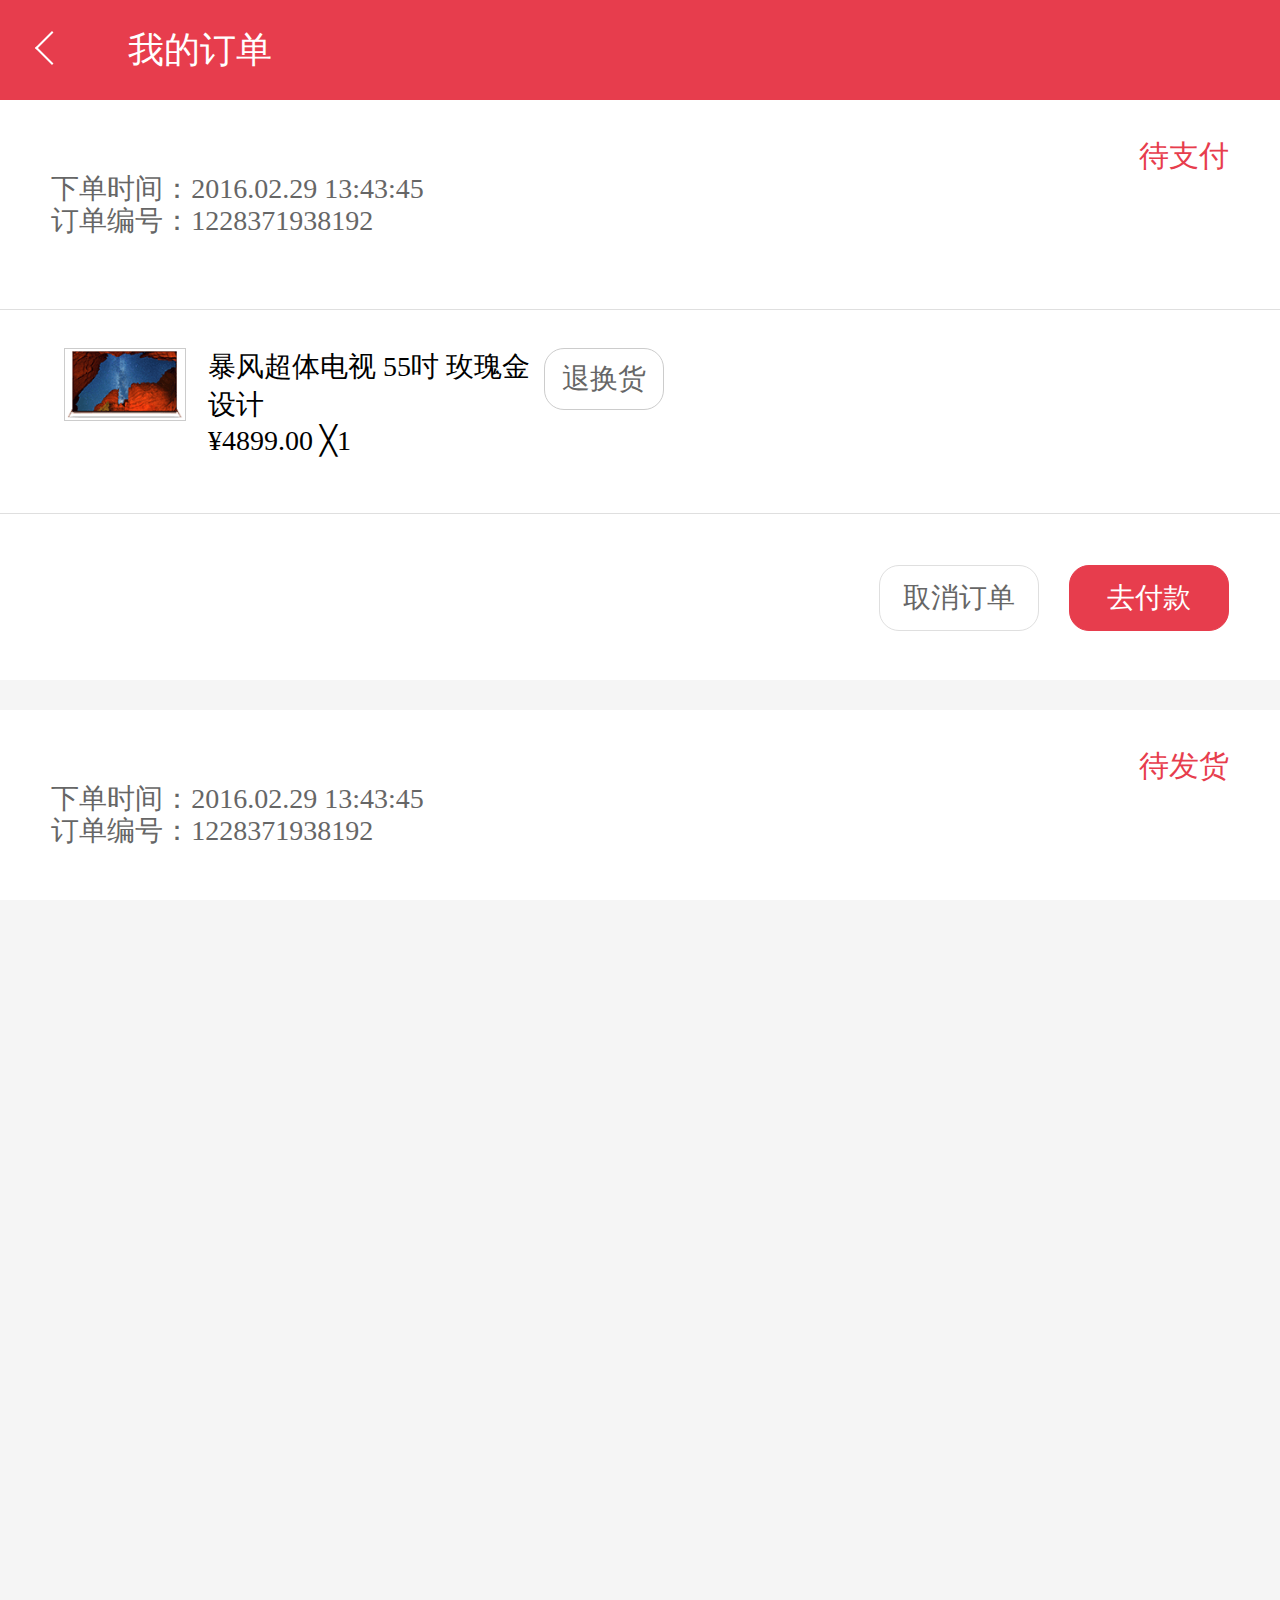
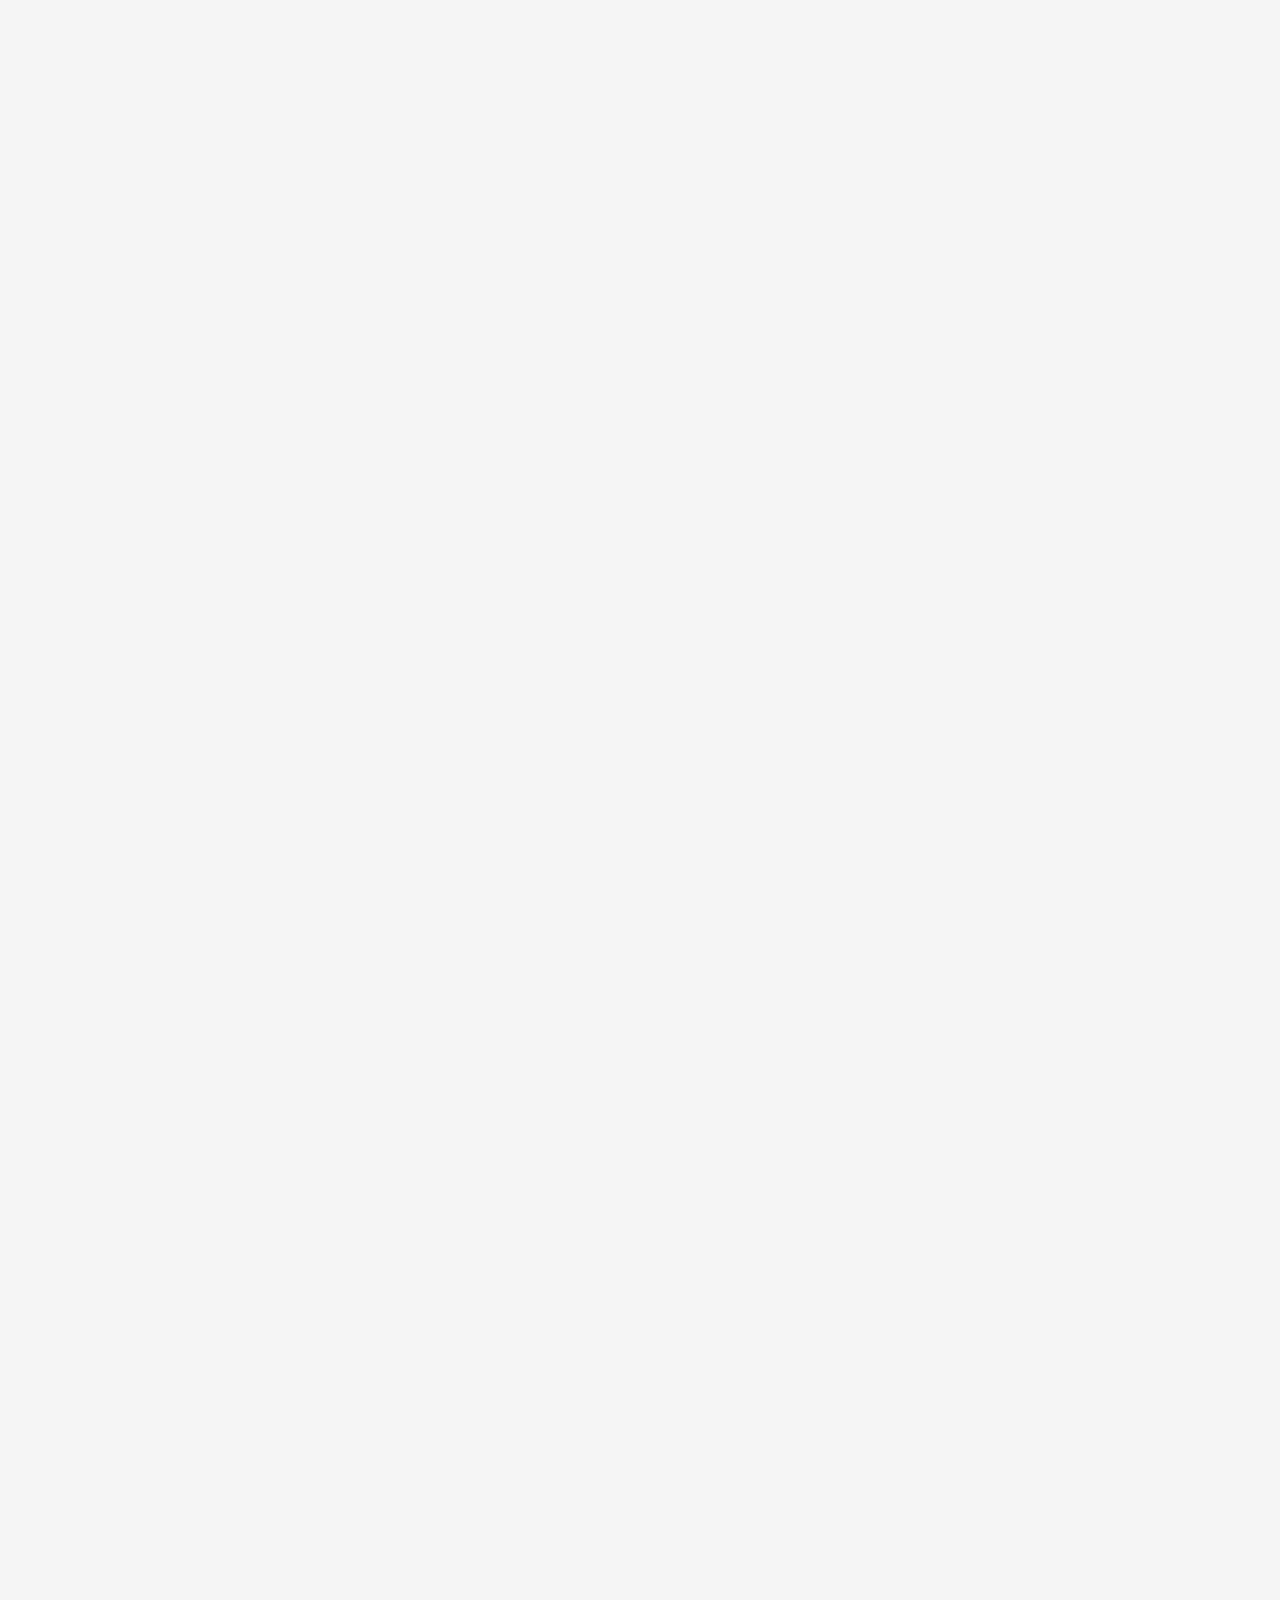
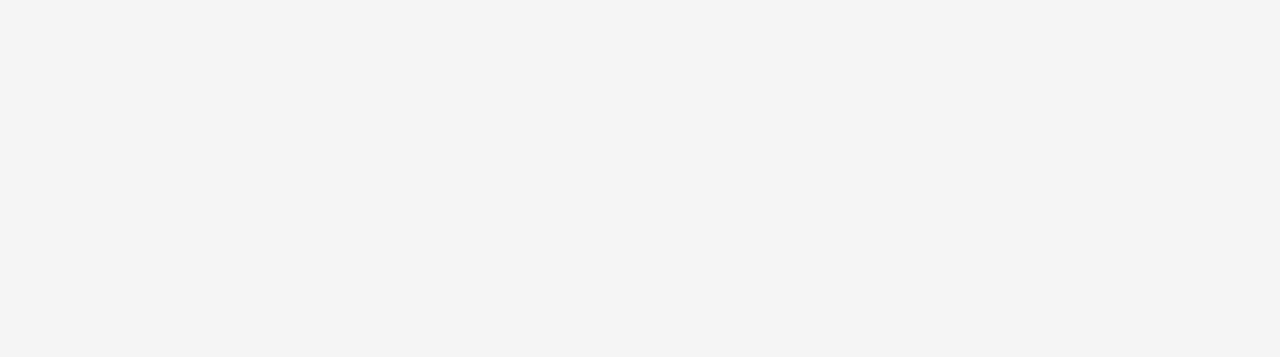
<file: orderCenter.html>
<!DOCTYPE html>
<html>
<head>
    <meta charset="UTF-8">
    <meta name = "viewport" content="width=device-width,initial-scale=1.0,user-scalable = no">
    <meta name="apple-mobile-web-app-capable" content="yes">
    <meta name="apple-mobile-web-app-status-bar-style" content="black">
    <meta name="format-detection" content="email=no">
    <meta name="format-detection" content="telephone=no">
    <meta name="format-detection" content="address=no">
    <title>订单中心</title>
    <link rel="stylesheet" href="css/reset.css" type="text/css"/>
    <link rel="stylesheet" href="css/index.css" type="text/css"/>

    <script src="js/jquery-1.7.2.min.js" type="text/javascript"></script>
    <script src="js/index.js" type="text/javascript"></script>
</head>
<body>
<!--top-->
<section class="top">
    <span></span>我的订单
</section>
<!--top end-->
<!--content-->
<section class="content contentOrderC">
    <section class="orderStateBox">
        <section class="orderState">
            <div class="orderStateL">
                <p>下单时间：2016.02.29 13:43:45</p>
                <p>订单编号：1228371938192</p>
            </div>
            <div class="orderStateR">
                待支付
            </div>
        </section>
        <section class="gdList orderList">
            <div class="gdListInfo">
                <table border="0" cellpadding="0" cellspacing="0">
                    <tbody>
                    <tr>
                        <td>
                            <a href="#"><img src="images/product.png" alt="商品图片"/></a>
                        </td>
                        <td>
                            <h3><a href="#">暴风超体电视  55吋  玫瑰金设计</a></h3>
                            <p>¥4899.00 ╳1</p>
                        </td>
                        <td>
                            <a href="#">退换货</a>
                        </td>
                    </tr>
                    </tbody>
                </table>
            </div>
        </section>
        <section class="orderBtnGroup">
            <a href="#" class="payBtn">去付款</a>
            <a href="#" class="cancelBtn">取消订单</a>
        </section>
    </section>
    <section class="orderStateBox">
        <section class="orderState">
            <div class="orderStateL">
                <p>下单时间：2016.02.29 13:43:45</p>
                <p>订单编号：1228371938192</p>
            </div>
            <div class="orderStateR">
                待发货
            </div>
        </section>
        <section class="gdList orderList">
            <div class="gdListInfo">
                <table border="0" cellpadding="0" cellspacing="0">
                    <tbody>
                    <tr>
                        <td>
                            <a href="#"><img src="images/product.png" alt="商品图片"/></a>
                        </td>
                        <td>
                            <h3><a href="#">暴风超体电视  55吋  玫瑰金设计</a></h3>
                            <p>¥4899.00 ╳1</p>
                        </td>
                        <td>
                            <a href="#">退换货</a>
                        </td>
                    </tr>
                    </tbody>
                </table>
            </div>
        </section>
        <section class="orderBtnGroup">
            <a href="#" class="payBtn" style="display: none;">去付款</a>
            <a href="#" class="cancelBtn">取消订单</a>
        </section>
    </section>
    <section class="orderStateBox">
        <section class="orderState">
            <div class="orderStateL">
                <p>下单时间：2016.02.29 13:43:45</p>
                <p>订单编号：1228371938192</p>
            </div>
            <div class="orderStateR">
                待签收
            </div>
        </section>
        <section class="gdList orderList">
            <div class="gdListInfo">
                <table border="0" cellpadding="0" cellspacing="0">
                    <tbody>
                    <tr>
                        <td>
                            <a href="#"><img src="images/product.png" alt="商品图片"/></a>
                        </td>
                        <td>
                            <h3><a href="#">暴风超体电视  55吋  玫瑰金设计</a></h3>
                            <p>¥4899.00 ╳1</p>
                        </td>
                        <td>
                            <a href="#">退换货</a>
                        </td>
                    </tr>
                    </tbody>
                </table>
            </div>
        </section>
        <section class="orderBtnGroup">
            <a href="#" class="payBtn" style="display: none;">去付款</a>
            <a href="#" class="cancelBtn" style="display: none;">取消订单</a>
            <a href="#" class="cancelBtn">查看物流</a>
        </section>
    </section>
    <section class="orderStateBox">
        <section class="orderState">
            <div class="orderStateL">
                <p>下单时间：2016.02.29 13:43:45</p>
                <p>订单编号：1228371938192</p>
            </div>
            <div class="orderStateR">
                已签收
            </div>
        </section>
        <section class="gdList orderList">
            <div class="gdListInfo">
                <table border="0" cellpadding="0" cellspacing="0">
                    <tbody>
                    <tr>
                        <td>
                            <a href="#"><img src="images/product.png" alt="商品图片"/></a>
                        </td>
                        <td>
                            <h3><a href="#">暴风超体电视  55吋  玫瑰金设计</a></h3>
                            <p>¥4899.00 ╳1</p>
                        </td>
                        <td>
                            <a href="#">退换货</a>
                        </td>
                    </tr>
                    </tbody>
                </table>
            </div>
        </section>
        <section class="orderBtnGroup">
            <a href="#" class="payBtn" style="display: none;">去付款</a>
            <a href="#" class="cancelBtn" style="display: none;">取消订单</a>
            <a href="#" class="cancelBtn">查看物流</a>
        </section>
    </section>
    <section class="orderStateBox">
        <section class="orderState">
            <div class="orderStateL">
                <p>下单时间：2016.02.29 13:43:45</p>
                <p>订单编号：1228371938192</p>
            </div>
            <div class="orderStateR">
                已取消
            </div>
        </section>
        <section class="gdList orderList">
            <div class="gdListInfo">
                <table border="0" cellpadding="0" cellspacing="0">
                    <tbody>
                    <tr>
                        <td>
                            <a href="#"><img src="images/product.png" alt="商品图片"/></a>
                        </td>
                        <td>
                            <h3><a href="#">暴风超体电视  55吋  玫瑰金设计</a></h3>
                            <p>¥4899.00 ╳1</p>
                        </td>
                        <td>
                            <a href="#">退换货</a>
                        </td>
                    </tr>
                    </tbody>
                </table>
            </div>
        </section>
        <section class="orderBtnGroup" style="display: none;">>
            <a href="#" class="payBtn" style="display: none;">去付款</a>
            <a href="#" class="cancelBtn" style="display: none;">取消订单</a>
            <a href="#" class="cancelBtn" style="display: none;">查看物流</a>
        </section>
    </section>
    <section class="orderStateBox">
        <section class="orderState">
            <div class="orderStateL">
                <p>下单时间：2016.02.29 13:43:45</p>
                <p>订单编号：1228371938192</p>
            </div>
            <div class="orderStateR">
                卖家已取消
            </div>
        </section>
        <section class="gdList orderList">
            <div class="gdListInfo">
                <table border="0" cellpadding="0" cellspacing="0">
                    <tbody>
                    <tr>
                        <td>
                            <a href="#"><img src="images/product.png" alt="商品图片"/></a>
                        </td>
                        <td>
                            <h3><a href="#">暴风超体电视  55吋  玫瑰金设计</a></h3>
                            <p>¥4899.00 ╳1</p>
                        </td>
                        <td>
                            <a href="#">退换货</a>
                        </td>
                    </tr>
                    </tbody>
                </table>
            </div>
        </section>
        <section class="orderBtnGroup" style="display: none;">
            <a href="#" class="payBtn" style="display: none;">去付款</a>
            <a href="#" class="cancelBtn" style="display: none;">取消订单</a>
            <a href="#" class="cancelBtn" style="display: none;">查看物流</a>
        </section>
    </section>
</section>
<!--content end-->
</body>
</html>
</file>
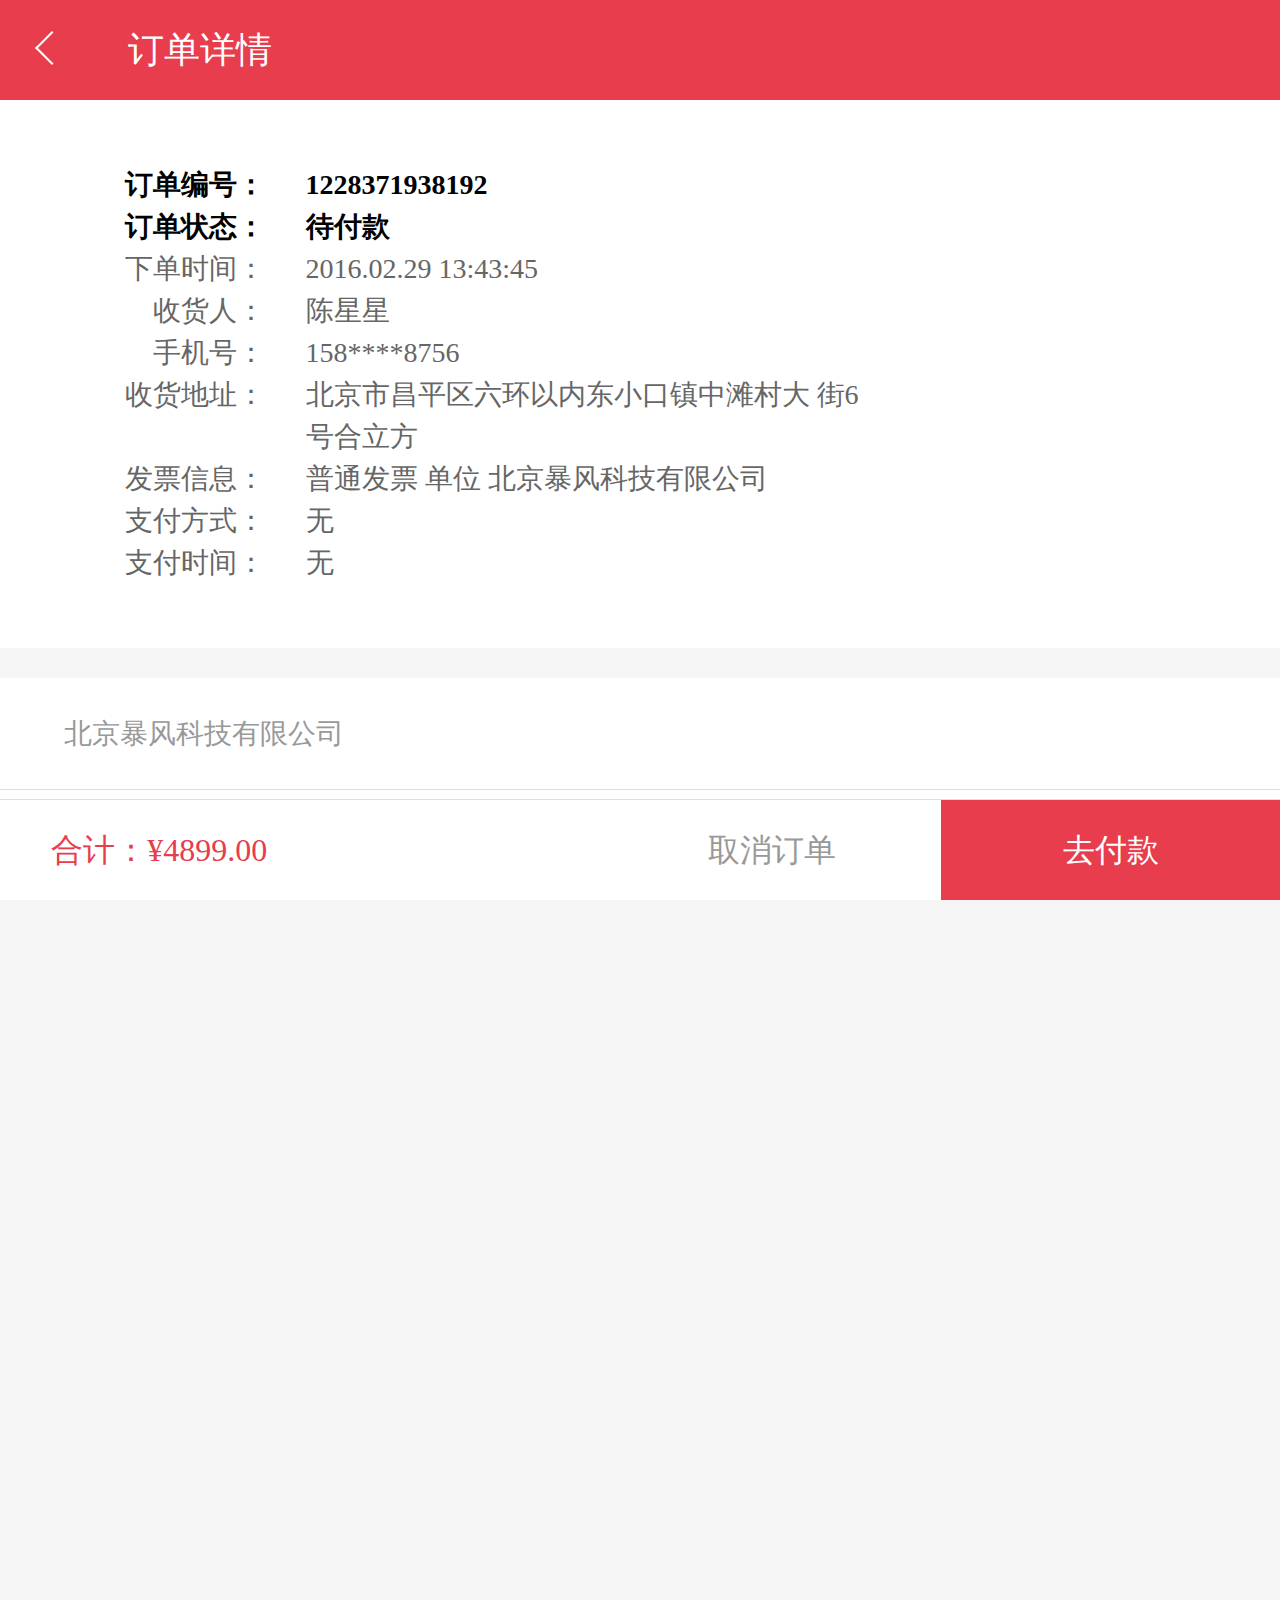
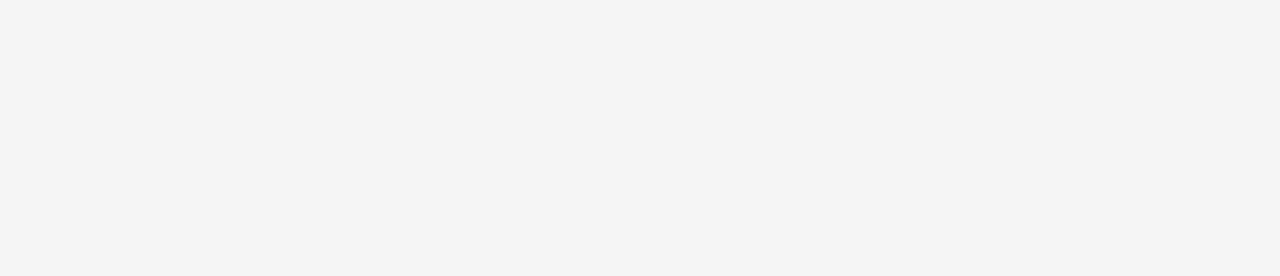
<file: orderDetial.html>
<!DOCTYPE html>
<html>
<head>
    <meta charset="UTF-8">
    <meta name = "viewport" content="width=device-width,initial-scale=1.0,user-scalable = no">
    <meta name="apple-mobile-web-app-capable" content="yes">
    <meta name="apple-mobile-web-app-status-bar-style" content="black">
    <meta name="format-detection" content="email=no">
    <meta name="format-detection" content="telephone=no">
    <meta name="format-detection" content="address=no">
    <title>订单详情</title>
    <link rel="stylesheet" href="css/reset.css" type="text/css"/>
    <link rel="stylesheet" href="css/index.css" type="text/css"/>

    <script src="js/jquery-1.7.2.min.js" type="text/javascript"></script>
    <script src="js/index.js" type="text/javascript"></script>
</head>
<body>
<!--top-->
<section class="top">
    <span></span>订单详情
</section>
<!--top end-->
<!--content-->
<section class="content">
    <section class="listInfo">
        <table border="0" cellpadding="0" cellspacing="0">
            <tr>
                <td><b>订单编号：</b></td>
                <td><b>1228371938192</b></td>
            </tr>
            <tr>
                <td><b>订单状态：</b></td>
                <td><b>待付款</b></td>
            </tr>
            <tr>
                <td>下单时间：</td>
                <td>2016.02.29 13:43:45</td>
            </tr>
            <tr>
                <td>收货人：</td>
                <td> 陈星星</td>
            </tr>
            <tr>
                <td>手机号：</td>
                <td>158****8756</td>
            </tr>
            <tr>
                <td>收货地址：</td>
                <td>北京市昌平区六环以内东小口镇中滩村大
                    街6号合立方</td>
            </tr>
            <tr>
                <td>发票信息：</td>
                <td>普通发票  单位  北京暴风科技有限公司</td>
            </tr>
            <tr>
                <td>支付方式：</td>
                <td>无</td>
            </tr>
            <tr>
                <td>支付时间：</td>
                <td>无</td>
            </tr>
        </table>
    </section>
    <section class="gdList">
        <h3 class="listTitle">北京暴风科技有限公司</h3>
        <div class="gdListInfo">
            <table width="100%"  border="0" cellpadding="0" cellspacing="0">
                <tbody>
                    <tr>
                        <td>
                            <a href="#"><img src="images/product.png" alt="商品图片"/></a>
                        </td>
                        <td>
                            <h3><a href="#">暴风超体电视  55吋  玫瑰金设计</a></h3>
                            <p>¥4899.00 ╳1</p>
                        </td>
                        <td>
                            <a href="#">退换货</a>
                        </td>
                    </tr>
                    <tr>
                        <td>
                            <a href="#"><img src="images/product.png" alt="商品图片"/></a>
                        </td>
                        <td>
                            <h3><a href="#">暴风超体电视  55吋  玫瑰金设计</a></h3>
                            <p>¥4899.00 ╳1</p>
                        </td>
                        <td>
                            <a href="#" style="display: none">退换货</a>
                        </td>
                    </tr>
                    <tr>
                        <td>
                            <a href="#"><img src="images/product.png" alt="商品图片"/></a>
                        </td>
                        <td>
                            <h3><a href="#">暴风超体电视  55吋  玫瑰金设计</a></h3>
                            <p>¥4899.00 ╳1</p>
                        </td>
                        <td>
                            <a href="#" style="display: none">退换货</a>
                        </td>
                    </tr>
                </tbody>
            </table>
        </div>
    </section>
    <!--goodsBox-->
    <section class="goodsBox">
        <section class="goodsList goodsInfo">
            <ul>
                <li>商品件数：1</li>
                <li>商品总金额：¥4899.00</li>
                <li>配送费用：+0元</li>
                <li>优惠券抵用：-0元</li>
            </ul>
        </section>
    </section>
    <!--goodsBox end-->
</section>
<!--content end-->
<!--footer-->
<footer>
    <section class="pay payOrder">
        <span>合计：¥4899.00</span>
        <a href="#" class="cancel">取消订单</a>
        <a href="#">去付款</a>
    </section>
</footer>
<!--footer end-->
</body>
</html>
</file>
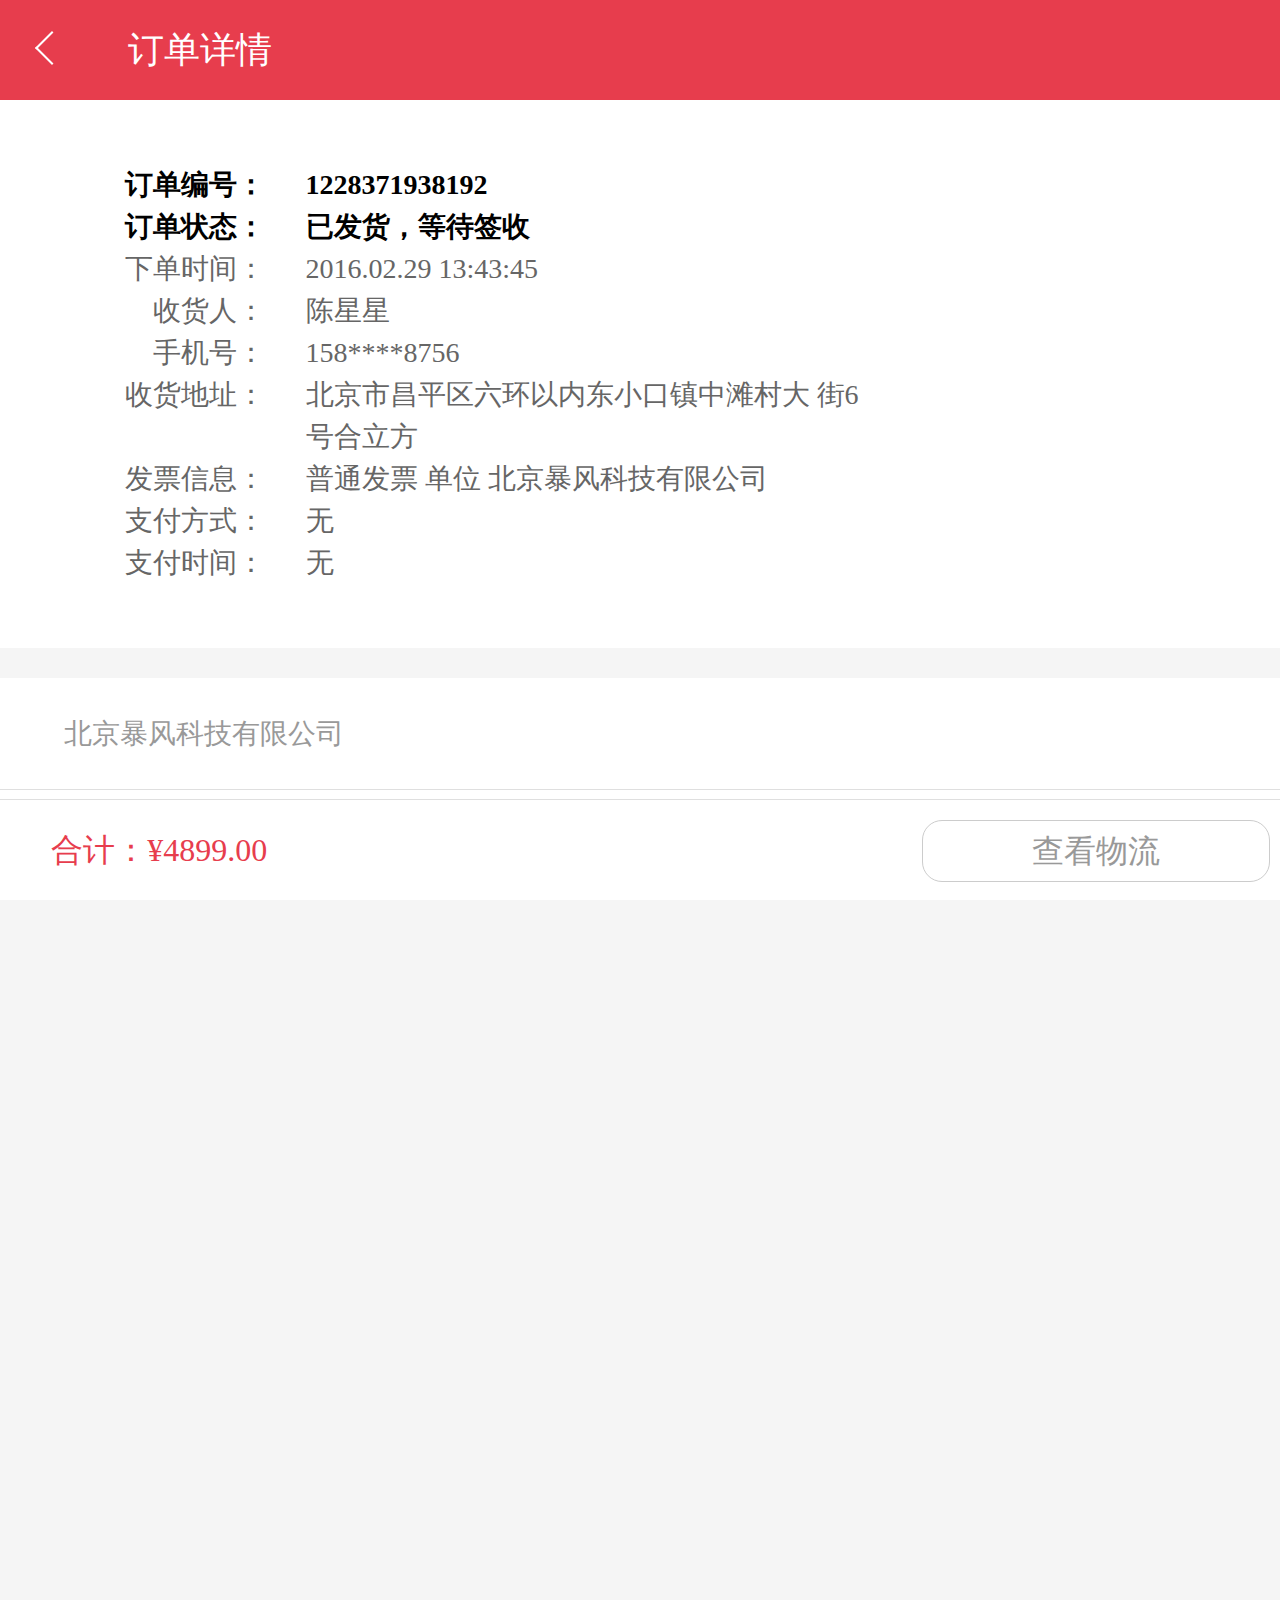
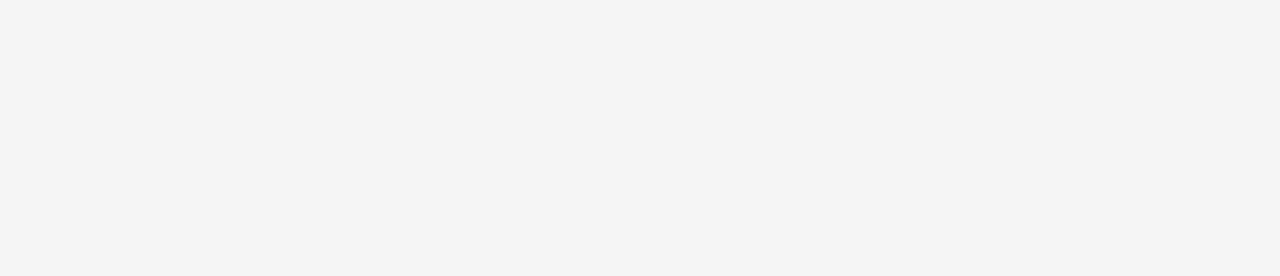
<file: orderDetial2.html>
<!DOCTYPE html>
<html>
<head>
    <meta charset="UTF-8">
    <meta name = "viewport" content="width=device-width,initial-scale=1.0,user-scalable = no">
    <meta name="apple-mobile-web-app-capable" content="yes">
    <meta name="apple-mobile-web-app-status-bar-style" content="black">
    <meta name="format-detection" content="email=no">
    <meta name="format-detection" content="telephone=no">
    <meta name="format-detection" content="address=no">
    <title>订单详情-已发货</title>
    <link rel="stylesheet" href="css/reset.css" type="text/css"/>
    <link rel="stylesheet" href="css/index.css" type="text/css"/>

    <script src="js/jquery-1.7.2.min.js" type="text/javascript"></script>
    <script src="js/index.js" type="text/javascript"></script>
</head>
<body>
<!--top-->
<section class="top">
    <span></span>订单详情
</section>
<!--top end-->
<!--content-->
<section class="content">
    <section class="listInfo">
        <table border="0" cellpadding="0" cellspacing="0">
            <tr>
                <td><b>订单编号：</b></td>
                <td><b>1228371938192</b></td>
            </tr>
            <tr>
                <td><b>订单状态：</b></td>
                <td><b>已发货，等待签收</b></td>
            </tr>
            <tr>
                <td>下单时间：</td>
                <td>2016.02.29 13:43:45</td>
            </tr>
            <tr>
                <td>收货人：</td>
                <td> 陈星星</td>
            </tr>
            <tr>
                <td>手机号：</td>
                <td>158****8756</td>
            </tr>
            <tr>
                <td>收货地址：</td>
                <td>北京市昌平区六环以内东小口镇中滩村大
                    街6号合立方</td>
            </tr>
            <tr>
                <td>发票信息：</td>
                <td>普通发票  单位  北京暴风科技有限公司</td>
            </tr>
            <tr>
                <td>支付方式：</td>
                <td>无</td>
            </tr>
            <tr>
                <td>支付时间：</td>
                <td>无</td>
            </tr>
        </table>
    </section>
    <section class="gdList">
        <h3 class="listTitle">北京暴风科技有限公司</h3>
        <div class="gdListInfo">
            <table width="100%" border="0" cellpadding="0" cellspacing="0">
                <tbody>
                <tr>
                    <td>
                        <a href="#"><img src="images/product.png" alt="商品图片"/></a>
                    </td>
                    <td>
                        <h3><a href="#">暴风超体电视  55吋  玫瑰金设计</a></h3>
                        <p>¥4899.00 ╳1</p>
                    </td>
                    <td>
                        <a href="#">退换货</a>
                    </td>
                </tr>
                <tr>
                    <td>
                        <a href="#"><img src="images/product.png" alt="商品图片"/></a>
                    </td>
                    <td>
                        <h3><a href="#">暴风超体电视  55吋  玫瑰金设计</a></h3>
                        <p>¥4899.00 ╳1</p>
                    </td>
                    <td>
                        <a href="#" style="display: none">退换货</a>
                    </td>
                </tr>
                <tr>
                    <td>
                        <a href="#"><img src="images/product.png" alt="商品图片"/></a>
                    </td>
                    <td>
                        <h3><a href="#">暴风超体电视  55吋  玫瑰金设计</a></h3>
                        <p>¥4899.00 ╳1</p>
                    </td>
                    <td>
                        <a href="#" style="display: none">退换货</a>
                    </td>
                </tr>
                </tbody>
            </table>
        </div>
    </section>
    <!--goodsBox-->
    <section class="goodsBox">
        <section class="goodsList goodsInfo">
            <ul>
                <li>商品件数：1</li>
                <li>商品总金额：¥4899.00</li>
                <li>配送费用：+0元</li>
                <li>优惠券抵用：-0元</li>
            </ul>
        </section>
    </section>
    <!--goodsBox end-->
</section>
<!--content end-->
<!--footer-->
<footer>
    <section class="pay payOrder wuLiu">
        <span>合计：¥4899.00</span>
        <a href="#">查看物流</a>
    </section>
</footer>
<!--footer end-->
</body>
</html>
</file>
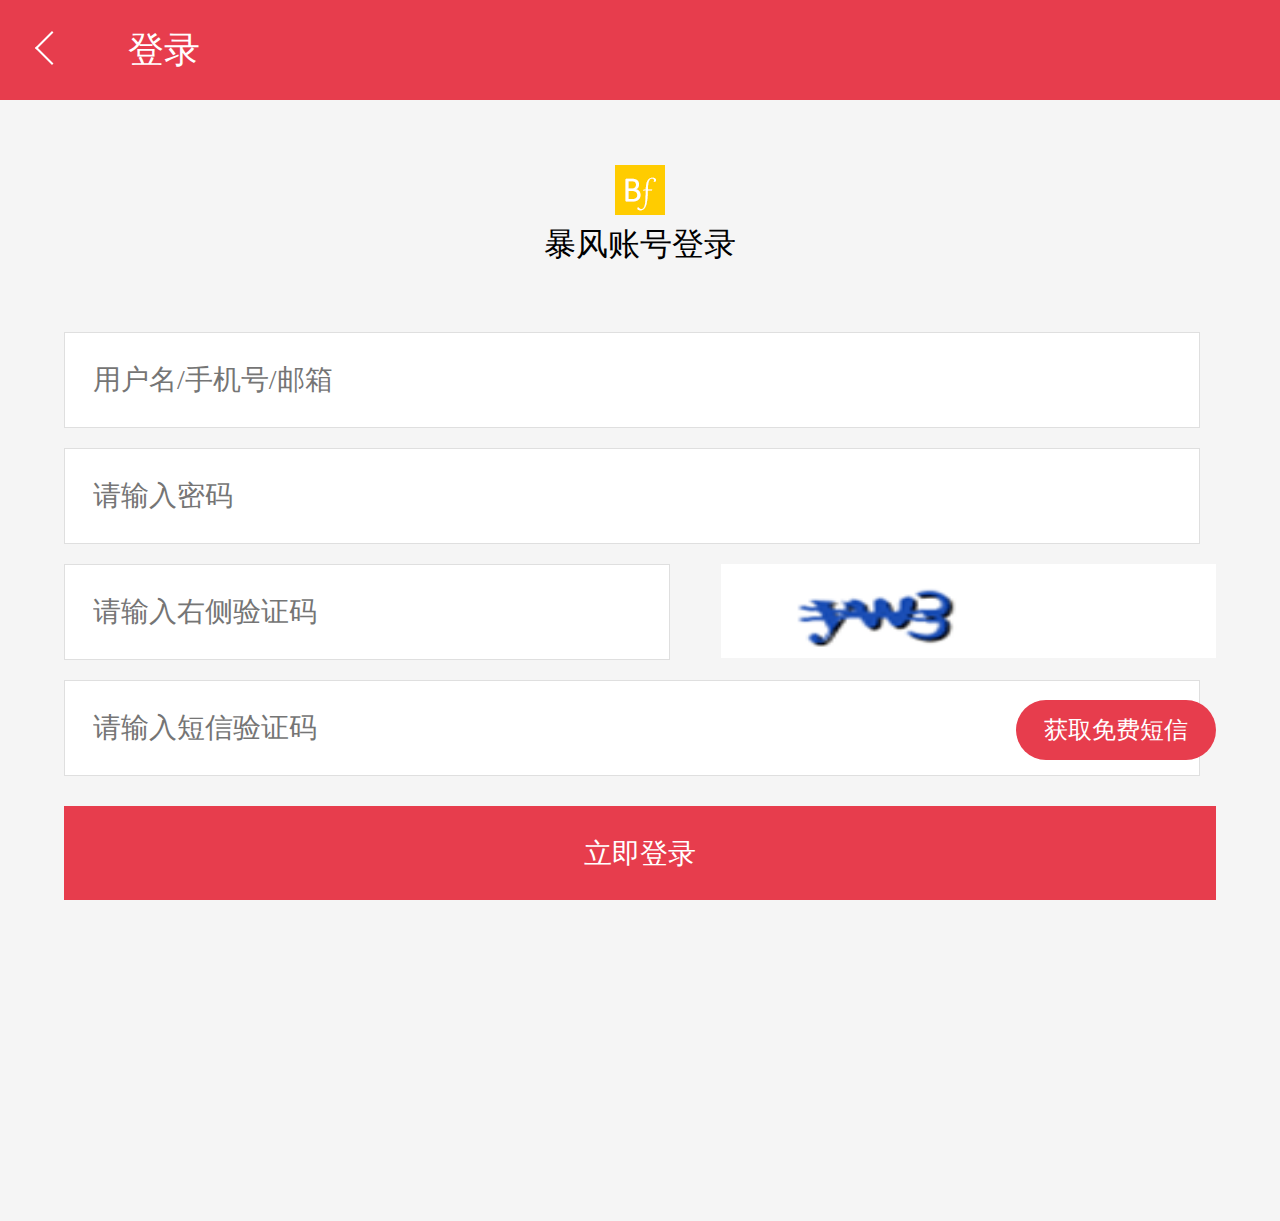
<file: register.html>
<!DOCTYPE html>
<html>
<head>
    <meta charset="UTF-8">
    <meta name = "viewport" content="width=device-width,initial-scale=1.0,user-scalable = no">
    <meta name="apple-mobile-web-app-capable" content="yes">
    <meta name="apple-mobile-web-app-status-bar-style" content="black">
    <meta name="format-detection" content="email=no">
    <meta name="format-detection" content="telephone=no">
    <meta name="format-detection" content="address=no">
    <title>登录暴风账号</title>
    <link rel="stylesheet" href="css/reset.css" type="text/css"/>
    <link rel="stylesheet" href="css/index.css" type="text/css"/>

    <script src="js/jquery-1.7.2.min.js" type="text/javascript"></script>
    <script src="js/index.js" type="text/javascript"></script>
</head>
<body>
<!--top-->
<section class="top">
    <span></span>登录
</section>
<!--top end-->
<!--content-->
<section class="content">
    <!--main-->
    <section class="main">
        <section class="logoImg">
            <a href="#"><img src="images/logo.png" alt=""/></a>
            <p>暴风账号登录</p>
        </section>
        <!--loginC-->
        <section class="loginMain">
            <ul class="inputIn">
                <li>
                    <input type="text" class="inText" placeholder="用户名/手机号/邮箱"/>
                    <span>用户名/手机号/邮箱</span>
                </li>
                <li>
                    <input type="text" class="inText" placeholder="请输入密码"/>
                    <span>请输入密码</span>
                </li>
                <li>
                    <input type="text" class="inText inTextM" placeholder="请输入右侧验证码"/>
                    <div class="mobileMess">
                        <img src="images/code.png" alt=""/>
                    </div>
                    <span>请输入右侧验证码</span>
                </li>
                <li>
                    <input type="text" class="inText" placeholder="请输入短信验证码"/>
                    <div class="mobMess">
                        <a href="#">获取免费短信</a>
                    </div>
                    <span>请输入短信验证码</span>
                </li>
            </ul>
            <section class="btnGroup">
                <a href="#" class="btnLogin">立即登录</a>
            </section>
            <section class="loginExtra">
                <p>
                    <input type="checkbox" checked/><span class="checkChange checked"></span><label>我已阅读并同意<a href="#">《暴风影音注册协议》</a></label>
                </p>
            </section>
            <section class="otherLogin">
                <span>其他方式登录</span>
                <p>
                    <a href="#" class="sinA"></a><a href="#" class="QQ"></a><a href="#" class="weiXin"></a>
                </p>
            </section>
        </section>
        <!--loginC end-->
    </section>
    <!--main end-->
</section>
<!--content end-->
</body>
</html>
</file>
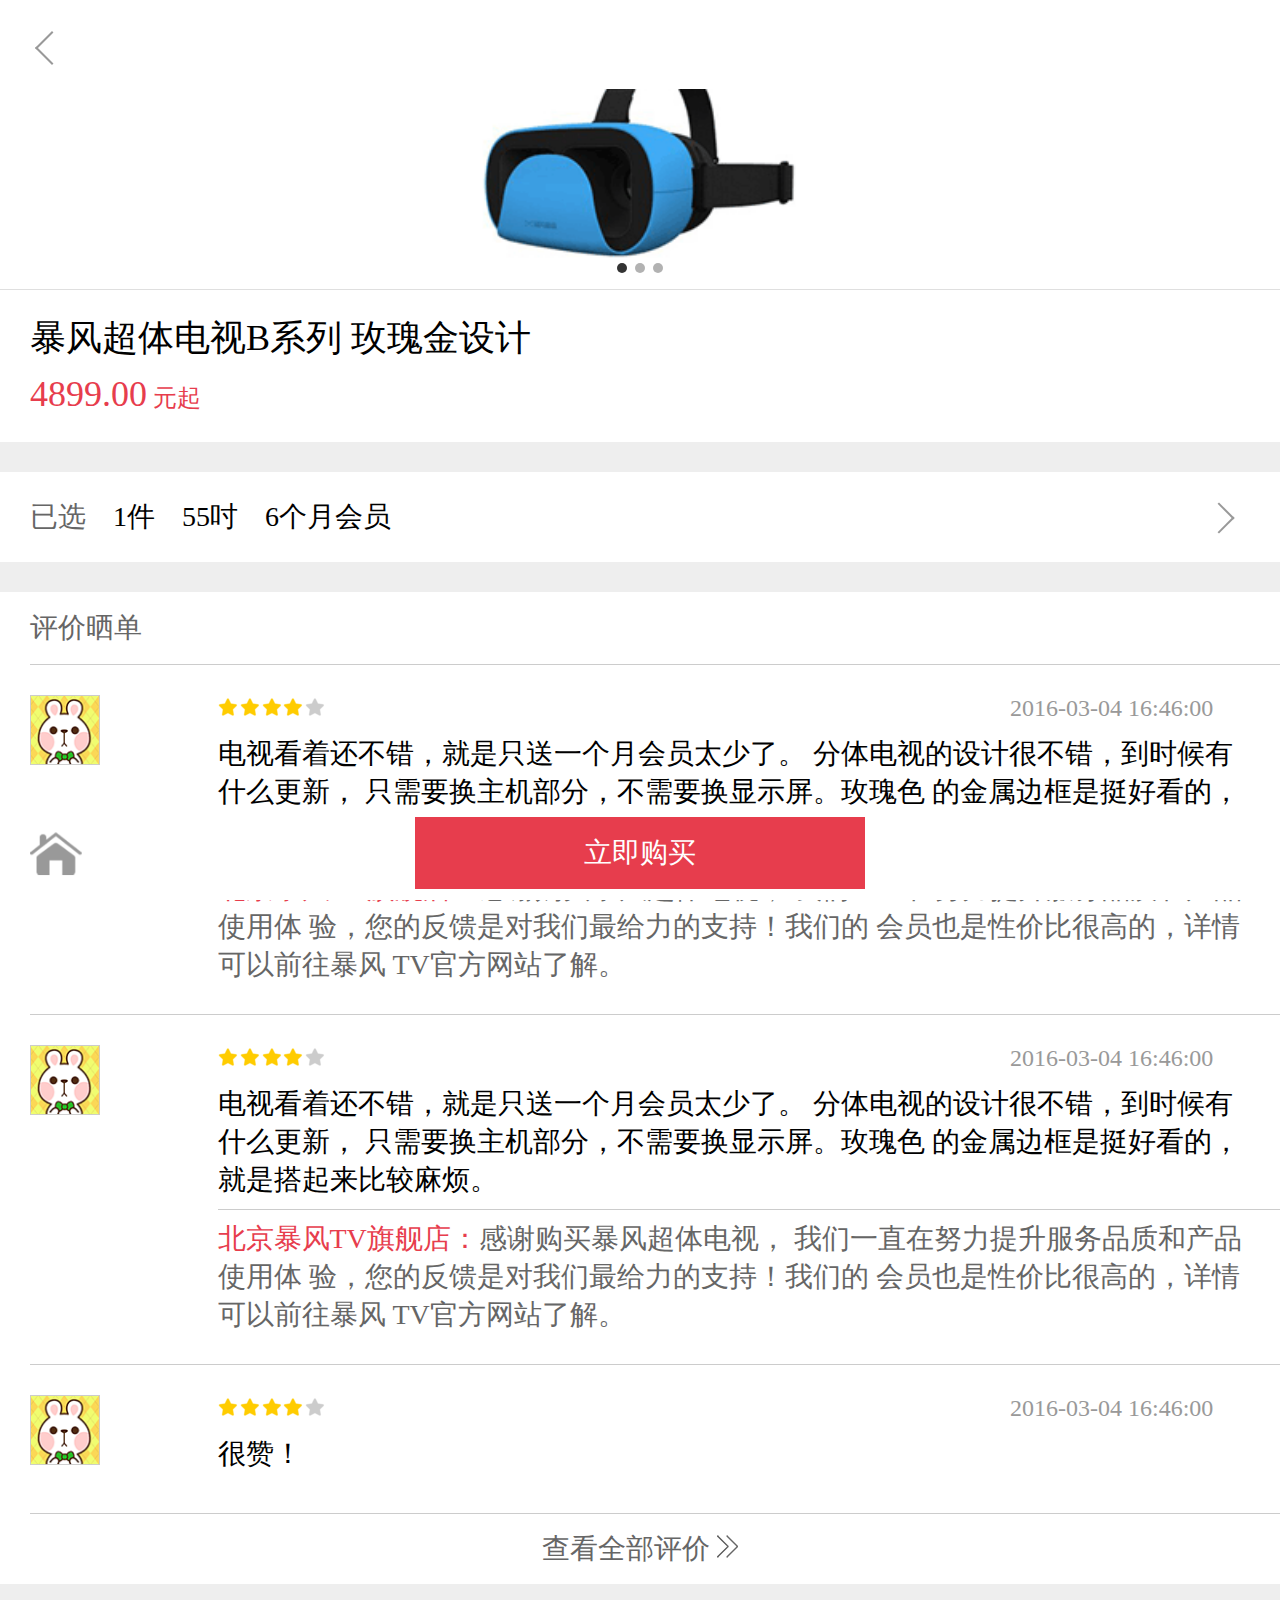
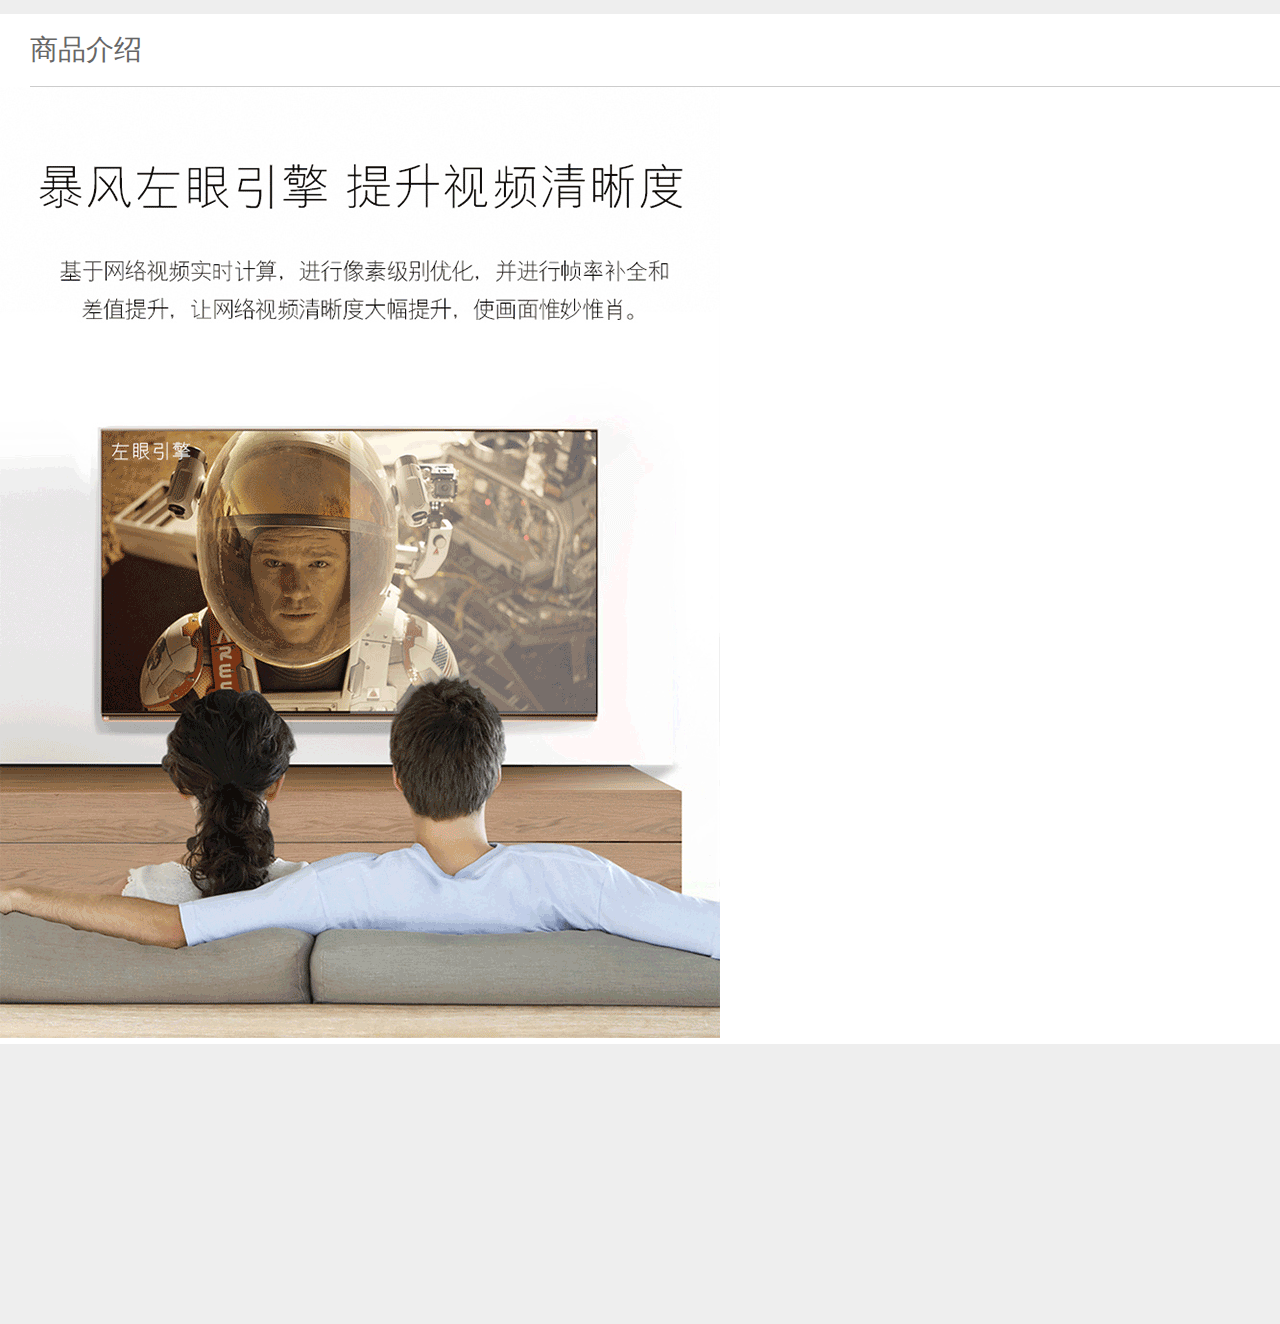
<file: 商品详情页.html>
<!DOCTYPE html>
<html>
<head>
    <meta charset="UTF-8">
    <meta name = "viewport" content="width=device-width,initial-scale=1.0,minimum-scale=1,user-scalable = no">
    <meta name="apple-mobile-web-app-capable" content="yes">
    <meta name="apple-mobile-web-app-status-bar-style" content="black">
    <meta name="format-detection" content="email=no">
    <meta name="format-detection" content="telephone=no">
    <meta name="format-detection" content="address=no">
    <title>商品详情页</title>
    <link rel="stylesheet" href="css/reset.css" type="text/css"/>
    <link rel="stylesheet" href="css/index2.css" type="text/css"/>
    <link rel="stylesheet" href="css/idangerous.swiper.css" type="text/css"/>
    <script src="js/jquery-1.7.2.min.js" type="text/javascript"></script>
    <script src="js/fastclick.js" type='application/javascript'></script>
    <script src="js/index.js" type="text/javascript"></script>
    <script type="text/javascript" src="js/iscroll-lite.js"></script>
    <script>
        $(function () {
            FastClick.attach(document.body);
        });
        window.onload=function(){
            $(".goodsChangeImg .swiper-slide img").each(function(){
                var $marT=-$(this).height()/2+"px";
                $(this).css({"position":"relative","top":"50%","margin-top":$marT});
            });
        };
    </script>
    <script>
        if($(".tagLayerBox").is(":hidden")){
            var myScroll;
            function loaded() {
                myScroll = new iScroll('wrapper');
            }
            document.addEventListener('touchmove', function (e) { e.preventDefault(); }, false);
            document.addEventListener('DOMContentLoaded', loaded, false);
            $(".tagLayerBox").show();
        }else{
            console.log(1);
        }
    </script>
</head>
<body>
<!--top-->
<section class="return">
    <span></span>
</section>
<!--top end-->
<!--goodsChange-->
<section class="goodsChange">
    <!---->
    <!---->
    <div class="choose_tasks goodsChangeImg">
        <div class="swiper-container" style="cursor: -webkit-grab;">
            <ul class="swiper-wrapper">
                <li class="swiper-slide swiper-slide1">
                    <img src="images/pp.png"/>
                </li>
                <li class="swiper-slide swiper-slide1">
                    <img src="images/pp2.png"/>
                </li>
                <li class="swiper-slide swiper-slide1 swiper-slide-visible swiper-slide-active">
                    <img src="images/product.png"/>
                </li>
            </ul>
            <div class="pagination"><span class="swiper-pagination-switch swiper-visible-switch swiper-active-switch"></span></div>
        </div>
    </div>
    <!---->
    <!---->
    <div class="goodsInfo goodsInfoC">
        <h3>暴风超体电视B系列  玫瑰金设计</h3>
        <p>4899.00<i>&nbsp;元起</i></p>
    </div>
</section>
<!--goodsChange end-->
<section>
    <!--selectedTag-->
    <div class="selectedTag">
        <span class="colo1">已选</span>
        <span>1件</span>
        <span>55吋</span>
        <span>6个月会员</span>
        <em></em>
    </div>
    <!--selectedTag end-->
    <!--comment-->
    <div class="comment">
        <div class="commentTitle">评价晒单</div>
        <div class="commentList">
            <dl>
                <dt><img src="images/per.png"/></dt>
                <dd>
                    <div class="commentTime">
                        <div class="score"><img src="images/score.png"/></div>
                        <div class="time">2016-03-04 16:46:00</div>
                    </div>
                    <div class="commentC">
                        <div class="userComment">
                            <p>
                                电视看着还不错，就是只送一个月会员太少了。
                                分体电视的设计很不错，到时候有什么更新，
                                只需要换主机部分，不需要换显示屏。玫瑰色
                                的金属边框是挺好看的，就是搭起来比较麻烦。
                            </p>
                        </div>
                        <div class="answer">
                            <a href="home.html">北京暴风TV旗舰店：</a>感谢购买暴风超体电视，
                            我们一直在努力提升服务品质和产品使用体
                            验，您的反馈是对我们最给力的支持！我们的
                            会员也是性价比很高的，详情可以前往暴风
                            TV官方网站了解。
                        </div>
                    </div>
                </dd>
            </dl>
            <dl>
                <dt><img src="images/per.png"/></dt>
                <dd>
                    <div class="commentTime">
                        <div class="score"><img src="images/score.png"/></div>
                        <div class="time">2016-03-04 16:46:00</div>
                    </div>
                    <div class="commentC">
                        <div class="userComment">
                            <p>
                                电视看着还不错，就是只送一个月会员太少了。
                                分体电视的设计很不错，到时候有什么更新，
                                只需要换主机部分，不需要换显示屏。玫瑰色
                                的金属边框是挺好看的，就是搭起来比较麻烦。
                            </p>
                        </div>
                        <div class="answer">
                            <a href="#">北京暴风TV旗舰店：</a>感谢购买暴风超体电视，
                            我们一直在努力提升服务品质和产品使用体
                            验，您的反馈是对我们最给力的支持！我们的
                            会员也是性价比很高的，详情可以前往暴风
                            TV官方网站了解。
                        </div>
                    </div>
                </dd>
            </dl>
            <dl>
                <dt><img src="images/per.png"/></dt>
                <dd>
                    <div class="commentTime">
                        <div class="score"><img src="images/score.png"/></div>
                        <div class="time">2016-03-04 16:46:00</div>
                    </div>
                    <div class="commentC">
                        <div class="userComment">
                            <p>
                                很赞！
                            </p>
                        </div>
                    </div>
                </dd>
            </dl>
        </div>
        <div class="moreComment">
            <a href="#">查看全部评价 <em></em> </a>
        </div>
    </div>
    <!--comment end-->
    <div class="clear"></div>
    <!--goodsInfo-->
    <div class="goodsInfo comment goodsIntroduce">
        <div class="commentTitle">商品介绍</div>
        <div class="goodsImg">
            <img src="images/p1.png"/>
        </div>
    </div>
    <!--goodsInfo end-->
</section>
<!--footer-->
<section class="footer">
    <a href="index.html" class="home"></a>
    <div class="buyBtn" onclick="window.location='booking.html'" >立即购买</div>
</section>
<!--footer-->
<!--tagLayer-->
<!--tagLayerBox-->
<div class="tagLayerBox">
    <div class="mask"></div>
    <div id="tagHeader"><div class="closed"><em class="close"></em></div></div>
    <div id="wrapper">
        <div id="scroller">
            <div class="tagBoxC">
                <dl class="colo">
                    <dt>选择颜色</dt>
                    <dd>
                        <ul>
                            <li class="selected">玫瑰金</li>
                            <li>白</li>
                            <li>黑</li>
                            <li>银</li>
                        </ul>
                    </dd>
                </dl>
                <dl>
                    <dt>选择尺寸</dt>
                    <dd>
                        <ul>
                            <li>40寸</li>
                            <li class="selected">50寸</li>
                            <li class="disable">55寸</li>
                        </ul>
                    </dd>
                </dl>
                <dl>
                    <dt>选择套餐</dt>
                    <dd>
                        <ul>
                            <li class="disable">6个月会员</li>
                            <li class="selected">12个月会员</li>
                            <li>36个月会员</li>
                        </ul>
                    </dd>
                </dl>
                <dl>
                    <dt>选择数量</dt>
                    <dd>
                        <div class="quantity-form">
                            <span class="decrement">－</span>
                            <input type="text" id="buy-num" name="applyNum" value="1" class="text text01">
                            <span class="increment">＋</span>
                        </div>
                    </dd>
                </dl>
                <div class="clear"></div>
            </div>
        </div>
    </div>

    <div id="tagFooter"><div class="btnSure" id="btnSure">确定</div></div>
</div>
<!--tagLayerBox end-->
<!--tagLayer end-->
<!--returnTop-->
<div class="returnTop" id="returnTop"></div>
<!--returnTop end-->
<script type="text/javascript" src="js/idangerous.swiper.min.js"></script>
<script type="text/javascript">
    //swiper轮播插件初始化
    $(document).ready(function(){
        var mySwiper = new Swiper('.swiper-container',{
            pagination: '.pagination',
            loop:true,
            grabCursor: true,
            paginationClickable: true,
            autoplay:0,
            autoplayDisableOnInteraction:false,
            calculateHeight:true
        });

        $(".swiper-wrapper div").each(function(){
            $(this).css("display","block");
        });
    });
</script>
</body>
</html>
</file>
<file: css/index2.css>
.return{
    height: .9rem;
    background-color: #fff;
}
.return span {
    position: absolute;
    left: 0.6rem;
    top: 0.01rem;
    display: block;
}
.return span:before {
    content: "";
    width: 0.22rem;
    height: 0.22rem;
    border-top: 2px solid #999;
    border-left: 2px solid #999;
    transform: rotate(-45deg);
    -webkit-transform: rotate(-45deg);
    position: absolute;
    left: -0.2rem;
    top: 0.35rem;
}
.return .share{
    width: .45rem;
    height: .41rem;
    display: block;
    float: right;
    background: url("../images/ico/share.jpg") no-repeat;
    background-size: contain;
    margin-right: .3rem;
    margin-top: .3rem;
}
.goodsChange{
    background-color: #fff;
    margin-bottom: .3rem;
    margin-top: -1px;
}
/*��Ʒ����ҳ��ʽ*/
.goodsChangeImg{
    border-bottom: 1px solid #dfdfdf;
}
.goodsChange .choose_tasks .swiper-container{
    margin-bottom: .1rem;
}
.goodsChangeImg .swiper-container .swiper-wrapper{
    margin-bottom: .3rem;
}
.goodsChangeImg .swiper-slide img{
    width: 50%;
    margin: 0 auto;
    display: block;
    min-width: 50%;
    max-width: 50%;
}

.goodsChangeImg .swiper-pagination-switch {
    background: #b2b2b2;
    opacity: 1;
    filter: alpha(opacity=100);
}
.goodsChangeImg .swiper-active-switch {
    background: #333;
}
.goodsChangeImg  .pagination{
    bottom: 0;
}
.goodsInfoC{
    margin-top: .3rem;
}
.pagination span:first-child{
    margin-left: 0;
}
/**/
.goodsInfo h3,.goodsInfo p{
    font-size: .36rem;
    padding: 0rem .3rem;
    height: .36rem;
    line-height: .36rem;
    margin-bottom: .2rem;
}
.goodsInfo p{
    color: #e73d4d;
    padding: 0 .3rem .3rem;
}
.goodsInfo p i{
    font-size: .24rem;
}
.selectedTag{
    height: .9rem;
    line-height: .9rem;
    margin-bottom: .3rem;
    padding: 0 .3rem;
    background-color: #fff;
    font-size: .28rem;
}
.selectedTag span{
    margin-right:.2rem;
}
.colo1{
    color: #666;
}
.selectedTag em{
    display: block;
    position: relative;
}
.selectedTag em:before {
    content: "";
    width: 0.2rem;
    height: 0.2rem;
    border-top: 2px solid #999;
    border-left: 2px solid #999;
    transform: rotate(-225deg);
    -webkit-transform: rotate(-225deg);
    position: absolute;
    right: .2rem;
    top: -0.55rem;
}
.comment{
    margin-bottom: .3rem;
    background-color: #fff;
    height: 100%;
    overflow: hidden;
}
.goodsIntroduce{
    margin-bottom: 1.2rem;
}
.commentTitle{
    font-size: .28rem;
    color: #666;
    height: .72rem;
    line-height: .72rem;
    border-bottom: 1px solid #ccc;
    margin: 0 0 0 .3rem;
}
.commentList dl{
    padding: .3rem 0;
    margin: 0 0 0 .3rem;
    border-bottom: 1px solid #ccc;
    height: 100%;
    overflow: hidden;
 }
.commentList dl dt{
    width:15%;
    float: left;
}
.commentList dl dt img{
    max-width: .7rem;
    max-height: .7rem;
}
.commentList dl dd{
    width: 85%;
    float: left;
}
.commentTime{
    height: .4rem;
    overflow: hidden;
}
.commentTime .score,.commentTime .time{
    float: left;
}
.commentTime .time{
    width: 2.5rem;
    font-size: .24rem;
    color: #999;
    float: right;
    margin-right: .2rem;
}
.commentC .userComment{
    padding-bottom: 10px;
}
.commentC p,.answer{
    font-size: .28rem;
    padding-right: .2rem;
}
.answer{
    padding-top: 10px;
    border-top: 1px solid #ccc;
    color: #666;
}
.answer a{
    color: #e73d4d;
}
.moreComment{
    font-size: .28rem;
    color: #666;
    text-align: center;
    height: .7rem;
    line-height: .7rem;
}
.moreComment em{
    width: .21rem;
    height: .23rem;
    background: url("../images/ico/rightArrow.png") no-repeat;
    background-size: contain;
    display: inline-block;
}
.goodsImg img{
    max-width: 100%;
}
.footer{
    height: .95rem;
    width: 100%;
    line-height: .95rem;
    background: #fff;
    position: fixed;
    left: 0;
    bottom: 0;
}
.buyBtn{
    width: 4.5rem;
    height: .72rem;
    line-height: .72rem;
    text-align: center;
    color: #fff;
    background: #e73d4d;
    font-size: .28rem;
    margin: 0 auto;
    position: absolute;
    left: 50%;
    top: 50%;
    margin-left: -2.25rem;
    margin-top: -.36rem;
}
.footer .home{
    width: .54rem;
    height: .48rem;
    background-image: url(../images/ico/fI.png);
    -webkit-background-size: .54rem 4rem;
    -moz-background-size: .54rem 4rem;
    -ms-background-size: .54rem 4rem;
    -o-background-size: .54rem 4rem;
    background-size: .54rem 4rem;
    overflow: hidden;
    margin-left: .3rem;
    display: block;
    margin-top: .25rem;
    background-position-y: -.5rem;
}
/*tagLayer*/
.tagLayerBox{
    width: 100%;
    height: 100%;
    display: none;
    position: absolute;
    left: 0;
    top: 0;
    bottom: 0;
    right: 0;
}
#tagHeader {
    position:fixed; z-index:2;
    top:80px; left:0;
    width:100%;
    height:45px;
    padding:0;
    background: #fff;
}
#tagFooter {
    position:fixed; z-index:2;
    bottom:0; left:0;
    width:100%;
    height: .96rem;
    padding:0;
}
#wrapper {
    position:fixed; z-index:1;
    top:125px; bottom:48px; left:0; right: 0;
    width:100%;
    overflow:auto;
    background: #fff;
}

#scroller {
    position:absolute; z-index:1;
    -webkit-tap-highlight-color:rgba(0,0,0,0);
    width:100%;
    padding:0;
}
.mask{
    width: 100%;
    height: 100%;
    background: rgba(0,0,0,.5);
    position: fixed;
    left: 0;
    top: 0;
    z-index: 1;
}
.closed{
    height: .42rem;
}
.closed .close{
    width: .42rem;
    height: .42rem;
    display: block;
    float: right;
    background: url("../images/ico/closed.png") no-repeat;
    background-size: contain;
    margin: .2rem .3rem 0 0;
}
.tagBoxC{
    padding-bottom: 1.5rem;
}
.tagBoxC dl{
    margin:0 .3rem;
    height: 100%;
    overflow: hidden;
}
.tagBoxC dl.colo{
    margin-top: .3rem;
}
.tagBoxC dt{
    font-size: .32rem;
    margin: 0  0 .3rem;
}
.tagBoxC dd ul{
    height: 100%;
    overflow: hidden;
}
.tagBoxC dd ul li{
    padding: 0 .3rem;
    height: .72rem;
    line-height: .72rem;
    float: left;
    border: 1px solid #ccc;
    font-size: .28rem;
    margin-right: .2rem;
    margin-bottom: .2rem;
    cursor: pointer;
}
.tagBoxC dd ul li.selected{
    border: 1px solid #e73d4d;
    color: #e73d4d;
}
.tagBoxC dd ul li.disable{
    background-color: #f0f0f0;
    border: 1px solid #f0f0f0;
}
.decrement,.increment{
    width: .6rem;
    height: .6rem;
    text-align: center;
    line-height: .6rem;
    font-size: .6rem;
    color: #fff;
    background-color: #ccc;
    display: inline-block;
    border: 1px solid #ccc;
    float: left;
}
.increment{
    background-color: #e73d4d;
    border: 1px solid #e73d4d;
}
#buy-num{
    width: 1.2rem;
    height: .6rem;
    line-height: .6rem;
    text-align: center;
    font-size: .28rem;
    color: #999;
    border: 1px solid #ccc;
    float: left;
    margin: 0 .1rem;
}
.btnSure{
    width:100%;
    height: .96rem;
    line-height: .96rem;
    text-align: center;
    color: #fff;
    background-color: #e73d4d;
    font-size: .32rem;
    clear: both;

}
.returnTop{
    width: 1rem;
    height: 1rem;
    background:url("../images/ico/re-top.png") no-repeat;
    background-size: contain;
    border-radius: 100%;
    position: fixed;
    right: 10px;
    bottom: 1.1rem;
    display: none;
    opacity: .8;
}

/*home*/
.banner{
    width: 100%;
}
.banner img{
    width: 100%;
}
/*main*/
.main{
    width: 100%;
    height: 100%;
    overflow: hidden;
    padding-bottom: 1.5rem;
}
.mainList{
    width: 100%;
}
.mainList li{
    width:49.7%;
    float: left;
    margin-right: 1px;
    background-color: #fff;
    padding: .2rem 0;
    min-height: 3.9rem;
    margin-bottom: 1px;
}
.mainList li dt{
    padding: .2rem 0;
}
.mainList li img{
    max-width: 2rem;
    max-height: 2rem;
    display: block;
    vertical-align: middle;
    margin: 0 auto;
}
.mainList li:nth-child(2n){
    margin-right: 0;
}
.mainList li dd h3{
    font-size: .32rem;
    text-align: center;
}
.mainList li dd p{
    font-size: .24rem;
    color: #999;
    text-align: center;
    line-height: .4rem;
}
.mainList li dd p.price{
    font-size: .32rem;
    color: #e73d4d;
    line-height: .6rem;
}
.mainList li dd p.price i{
    font-size: .24rem;
}
/*hFooter*/
.hFooter{
    width: 100%;
    height: .92rem;
    background-color: #fff;
    border-top: 1px solid #ccc;
    position: fixed;
    left: 0;
    bottom: 0;
    padding: .2rem 0 0;
}
.fNav{
    float: left;
    width: 25%;
}
.fNav .foNav{
    width: .54rem;
    height: .48rem;
    background-image: url(../images/ico/fI.png);
    -webkit-background-size: .54rem 4rem;
    -moz-background-size: .54rem 4rem;
    -ms-background-size: .54rem 4rem;
    -o-background-size: .54rem 4rem;
    background-size: .54rem 4rem;
    overflow: hidden;
    margin: 0 auto;
}
.fNav .fh{
    background-position-y: 0rem;
}

.fNav .fc{
    background-position-y: 6.5rem;
}
.fNav .fCart{
    background-position-y: 9.5rem;
}
.fNav .fp{
    background-position-y: 12.5rem;
}

.fNav p{
    font-size: .18rem;
    color: #999;
    text-align: center;
    line-height: .35rem;
}
/*banner*/
.choose_tasks .swiper-container {
    width: 100%;
    min-width: 320px;
    margin: 0 auto;
    margin-bottom: .2rem;
}
/*�ֲ�*/
.swiper-container {
    width: 100%;
    max-width: 640px;
    min-width: 320px;
    margin: 0 auto;
}
.pagination {
    position: absolute;
    left: 0;
    text-align: center;
    bottom: 15px;
    width: 100%;
}
.swiper-pagination-switch {
    display: inline-block;
    width: 10px;
    height: 10px;
    border-radius: 20px;
    background: #fff;
    opacity: 0.4;
    filter: alpha(opacity=40);
    margin: 0 0 0 8px;
    cursor: pointer;
}
.swiper-active-switch {
    background: #fff;
    opacity: 1;
    filter: alpha(opacity=100);
}
.swiper-slide {
    position: relative;
}
.swiper-slide img {
    width: 100%;
    max-width: 640px;
    min-width: 320px;
    margin: 0 auto;
}
.goodsChangeImg img{
    width: 50%;
    display: block;
    margin: 0 auto;
}
</file>
<file: css/index.css>
html,body{
    height: 100%;
    background-color: #f5f5f5;
}
.top{
    width: 90%;
    height: 1rem;
    line-height: 1rem;
    font-size: 0.36rem;
    text-align: left;
    background: #e73d4d;
    color: #fff;
    padding-left: 10%;
}
.top span{
    position: absolute;
    left:0.6rem;
    top:0.01rem;
    display: block;
}
.top span:before{
    content: "";
    width: 0.22rem;
    height: 0.22rem;
    border-top:2px solid #fff;
    border-left:2px solid #fff;
    transform: rotate(-45deg);
    -webkit-transform: rotate(-45deg);
    position: absolute;
    left:-0.2rem;
    top:0.35rem;
}
.content{
  padding-bottom: 1.3rem;
    padding-bottom: 1.3rem;
    position: relative;
    z-index: 1;
}
.main{
    width: 90%;
    margin: 0 auto;
}
.logoImg{
    text-align: center;
    font-size: .32rem;
    margin: .65rem 0;
}

/*home*/
.products li{
    background-color: #fff;
    margin-bottom: .3rem;
    min-height: 4rem;
}
.products li dl{
    padding: .6rem .3rem .2rem;
    overflow: hidden;
}
.products dl dt{
    float: left;
    width: 40%
}
.products dl dd{
    width: 60%;
    float: left;
}
.products dl dt img{
    max-width: 90%;
    display: block;
    margin: 0 auto;
}
.products dl dd .titleH{
    font-size: .32rem;
    color: #000;
    margin-bottom: .3rem;
}
.products dl dd .priceP{
    color: #e73d4d;
    font-size: .4rem;
    margin-bottom: .3rem;
}
.products dl dd .priceP i{
    font-size: .28rem;
}
.btnBuy {
    width: 3rem;
    height: .72rem;
    line-height: .72rem;
    text-align: center;
    display: block;
    background-color: #e73d4d;
    color: #fff;
    font-size: .28rem;
}
/*login*/
.loginMain{
 font-size: .28rem;
}
.loginMain ul li{
    margin-top: .2rem;
    position: relative;
}
.loginMain ul li input{
    height: .94rem;
    width: 96%;
    line-height: .94rem;
    border: 1px  solid #dfdfdf;
    padding-left: .28rem;

}
.loginMain ul li span {
    display: none;
    color: #e73d4d;
    position: absolute;
    top: -9px;
    left: 20px;
}
.btnGroup{
    margin: .3rem 0;
}
.btnGroup .btnLogin{
    width:100%;
    height: .96rem;
    line-height: .96rem;
    display: inline-block;
    background-color: #e73d4d;
    color: #fff;
    text-align: center;
    font-size: .28rem;
}
.loginExtra{
    overflow: hidden;
}
.checkChange {
    width: 17px;
    height: 17px;
    display: inline-block;
    background: url("../images/ico/icoBox.png") no-repeat;
    background-position: -18px -1px;
    float: left;
    cursor: pointer;
    margin-left: -17px;
}
.checked {
    background-position: 0px -1px;
}
.loginExtra input {
    width: 17px;
    height: 17px;
    display: inline-block;
    filter: alpha(opacity=0);
    -moz-opacity: 0;
    -khtml-opacity: 0;
    opacity: 0;
    float: left;
    position: relative;
    z-index: -9999;
}
.loginExtra label {
    float: left;
}
.loginExtra a, .loginExtra label {
    color: #666;
    padding: 0 5px;
    height: .3rem;
    line-height: .3rem;
    display: inline-block;
}
.otherLogin{
    text-align: center;
    margin:40px 0 0;
    border-top: 1px solid #dfdfdf;
}
.otherLogin span{
    width: 2rem;
    height: .3rem;
    line-height: .3rem;
    text-align: center;
    display: block;
    position: absolute;
    left: 50%;
    margin-left: -50px;
    margin-top: -8px;
    z-index: 999;
    color: #666;
    background-color: #f5f5f5;
}
.otherLogin p a{
    display: inline-block;
    width: 51px;
    height: 51px;
    background: url("../images/ico/icoBox.png") no-repeat;
    margin-right: 30px;
    margin-top: 30px;
}
.otherLogin p a.sinA{
    background-position: -54px -23px;
}
.otherLogin p a.QQ{
    background-position: -108px -23px;
}
.otherLogin p a.weiXin{
    background-position: 0px -23px;
}
.registerOther{
    display: flex;
    justify-content:center;
    display: -webkit-box; /* Chrome 4+, Safari 3.1, iOS Safari 3.2+ */
    display: -moz-box; /* Firefox 17- */
    display: -webkit-flex; /* Chrome 21+, Safari 6.1+, iOS Safari 7+, Opera 15/16 */
    display: -moz-flex; /* Firefox 18+ */
    display: -ms-flexbox; /* IE 10 */
    display: flex; /* Chrome 29+, Firefox 22+, IE 11+, Opera 12.1/17/18, Android 4.4+ */
    margin: .3rem 0;
    height: .3rem;
    line-height: .3rem;
    color:#666;
}
.registerOther a{
    color: #666;
    font-size: .28rem;
}
.registerOther i.line{
    font-style: normal;
    padding: 0 .2rem;
}
.inputIn li input.inTextM {
    width: 50%;
}
.mobileMess{
    display: inline-block;
    width: 43%;
    margin-left: 1%;
    float: right;
}
.mobileMess a{
    display: inline-block;
    width: 100%;
    height: .92rem;
    border: 1px solid #e73d4d;
    background-color: #fffae5;
    color: #e73d4d;
    font-size: .16rem;
    text-align: center;
    line-height:.92rem;;
}
.mobileMess  img{
    width: 100%;
    height: .94rem;
}
.mobMess{
    float: right;
    position: absolute;
    right: 0;
    top: 0.2rem;
}
.mobMess a{
    display: block;
    width: 2rem;
    height: .6rem;
    line-height: .6rem;
    text-align: center;
    background-color: #e73d4d;
    border-radius: .3rem;
    color: #fff;
    font-size: .24rem;
}
.loginExtra a{
    color: #e73d4d;
}
/*payBy*/
.payTop{
    margin: .3rem 0;
}
.payTop p{
    font-size: .32rem;
    margin-bottom: .2rem;
}
.payTop ul{
    overflow: hidden;
}
.payTop ul li{
    width: 2.7rem;
    height: .86rem;
    border: 1px solid #ccc;
    float: left;
    margin-right: .25rem;
    margin-bottom: .25rem;
}
.payTop ul li:nth-child(2n){
    margin-right: 0;
}
/*address*/
.addressBo,.card,.goodsList{
    background-color: #fff;
    margin: 0 auto;
    padding: 5%;
    margin-bottom: .3rem;
}
.addressBo ul{
    display: flex;
    justify-content:space-between;
    display: -webkit-box; /* Chrome 4+, Safari 3.1, iOS Safari 3.2+ */
    display: -moz-box; /* Firefox 17- */
    display: -webkit-flex; /* Chrome 21+, Safari 6.1+, iOS Safari 7+, Opera 15/16 */
    display: -moz-flex; /* Firefox 18+ */
    display: -ms-flexbox; /* IE 10 */
    display: flex; /* Chrome 29+, Firefox 22+, IE 11+, Opera 12.1/17/18, Android 4.4+ */
    font-size: .24rem;
}
.addressBo ul li{
    position: relative;
    font-size: .28rem;
    color: #666;
}
.addressBo ul li:nth-child(1){
    width: 70%;
    float: left;
}
.addressBo ul li:nth-child(2){
    width: 30%;
    float: left;
}
.sendBy ul li:nth-child(1){
    width: 30%;
    float: left;
}
.sendBy ul li:nth-child(2){
    width: 60%;
    text-align: right;
    padding-right: 10%;
    float: left;
}
.addressBo p{
    line-height: .48rem;
}
.addressBo ul li span{
    display: block;
}
.addAdd i:nth-child(1){
    width: .34rem;
    height: .34rem;
    line-height: .34rem;
    border: 1px solid #666;
    display: inline-block;
    text-align: center;
    -webkit-border-radius: .1rem;
    border-radius: .1rem;
    margin-right: .1rem;
    font-size: .28rem;
}
.addressBo ul li b{
    font-size: .32rem;
    color: #000;
}
.addressBo ul li span:before{
    content: "";
    width: 0.24rem;
    height: 0.24rem;
    border-bottom:2px solid #ccc;
    border-right:2px solid #ccc;
    transform: rotate(-45deg);
    -webkit-transform: rotate(-45deg);
    position: absolute;
    right:0.2rem;
    top: 50%;
    margin-top: -0.12rem;
}
.noMar{
    margin: 0;
}
.card{
    margin-bottom: 0;
}
.card span{
    font-size: .28rem;
    display: block;
    width: 1.78rem;
    height: .78rem;
    line-height: .78rem;
    text-align: center;
    border: 1px solid #ccc;
    float: left;
    margin-right: .1rem;
}
.card .cardBox{
    margin: .2rem 0;
}
.card .cardBox p.carT{
    display: flex;
    justify-content:space-between;
    display: -webkit-box; /* Chrome 4+, Safari 3.1, iOS Safari 3.2+ */
    display: -moz-box; /* Firefox 17- */
    display: -webkit-flex; /* Chrome 21+, Safari 6.1+, iOS Safari 7+, Opera 15/16 */
    display: -moz-flex; /* Firefox 18+ */
    display: -ms-flexbox; /* IE 10 */
    display: flex; /* Chrome 29+, Firefox 22+, IE 11+, Opera 12.1/17/18, Android 4.4+ */
}
h3{
    font-size: .28rem;
    color: #666;
}
.card .cardBox span.selected{
    border: 1px solid #e73d4d;
    color: #e73d4d;
}
.carExtr{
    height: .6rem;
    display: none;
}
.carExtr input{
    width: 94%;
    height: .6rem;
    line-height: .6rem;
    padding-left: 5%;
    border: 1px solid #ccc;
    vertical-align: top;
    margin-top: .2rem;
}
.carExtr input:focus{
    border: 1px solid #e73d4d;
}
.borBtoom{
    border-bottom: 1px solid #eee;
}
.Discount{
    display: block;
    display: flex;
    justify-content: space-between;
    display: -webkit-box; /* Chrome 4+, Safari 3.1, iOS Safari 3.2+ */
    display: -moz-box; /* Firefox 17- */
    display: -webkit-flex; /* Chrome 21+, Safari 6.1+, iOS Safari 7+, Opera 15/16 */
    display: -moz-flex; /* Firefox 18+ */
    display: -ms-flexbox; /* IE 10 */
    display: flex; /* Chrome 29+, Firefox 22+, IE 11+, Opera 12.1/17/18, Android 4.4+ */
}
.Discount input{
    width: 60%;
}
.Discount .button{
    width: 1.5rem;
    height: .64rem;
    line-height: .64rem;
    border: 1px solid #ccc;
    margin-top: .2rem;
    text-align: center;
    background-color: #fff;
    padding: 0;
    color: #666;
}
.goodsList{
    display: flex;
    justify-content: space-between;
    font-size: .24rem;
    margin: .3rem 0 0;
    display: -webkit-box; /* Chrome 4+, Safari 3.1, iOS Safari 3.2+ */
    display: -moz-box; /* Firefox 17- */
    display: -webkit-flex; /* Chrome 21+, Safari 6.1+, iOS Safari 7+, Opera 15/16 */
    display: -moz-flex; /* Firefox 18+ */
    display: -ms-flexbox; /* IE 10 */
    display: flex; /* Chrome 29+, Firefox 22+, IE 11+, Opera 12.1/17/18, Android 4.4+ */
}
.goodsList h3{
    font-size: .24rem;
}
.goodsList img{
    width:100%;
    height: .7rem;
    display: block;
}
.goodsList div:nth-child(1){
    width: 15%;
}
.goodsList div:nth-child(2){
    width: 70%;
}
.goodsList div:nth-child(3){
    width: 15%;
}
.colorOr{
    color: #e73d4d;
}
.goodsInfo ul{
    font-size: .28rem;
    color: #666;
}
/*pay*/
.pay{
    display: flex;
    justify-content: space-between;
    display: -webkit-box; /* Chrome 4+, Safari 3.1, iOS Safari 3.2+ */
    display: -moz-box; /* Firefox 17- */
    display: -webkit-flex; /* Chrome 21+, Safari 6.1+, iOS Safari 7+, Opera 15/16 */
    display: -moz-flex; /* Firefox 18+ */
    display: -ms-flexbox; /* IE 10 */
    display: flex; /* Chrome 29+, Firefox 22+, IE 11+, Opera 12.1/17/18, Android 4.4+ */
    width: 100%;
    height: 1rem;
    line-height: 1rem;
    text-align: center;
    font-size: 0.36rem;
    position: fixed;
    bottom: 0;
    left: 0;
    background-color: #e73d4d;
    border-top: 1px solid #dfdfdf;
    z-index: 9999;
}
.pay a{
    width: 50%;
    height: 1rem;
    line-height: 1rem;
    text-align: center;
    font-size: .36rem;
    display: block;
    color: #fff;
}
.pay a:nth-child(1){
    background-color: #fff;
    color: #e73d4d;
}
/*�޸ĵ�ַ*/
.modifyAd{
    margin: .3rem 0 .3rem;
    background-color: #fff;
}
.modifyAd li{
    height: .8rem;
    line-height: .8rem;
    border-bottom: 1px solid #ccc;
    padding: .2rem;
    display: flex;
    justify-content: space-between;
    display: -webkit-box; /* Chrome 4+, Safari 3.1, iOS Safari 3.2+ */
    display: -moz-box; /* Firefox 17- */
    display: -webkit-flex; /* Chrome 21+, Safari 6.1+, iOS Safari 7+, Opera 15/16 */
    display: -moz-flex; /* Firefox 18+ */
    display: -ms-flexbox; /* IE 10 */
    display: flex; /* Chrome 29+, Firefox 22+, IE 11+, Opera 12.1/17/18, Android 4.4+ */
}
.modifyAd li label{
     font-size: .28rem;
     color: #999;
     width: 20%;
 }
.modifyAd li input{
    font-size: .28rem;
    color: #000;
    width:77%;
    padding-left: 3%;
    border: none;
}
.del a:nth-child(1){
    color: #999;
}
.saveAdd a:nth-child(1){
    width: 100%;
    background-color: #e73d4d;
    color: #fff;
}
.manageAd{
    background-color: #fff;
}
.manageAd li{
    padding: 5%;
    display: flex;
    justify-content: space-between;
    display: -webkit-box; /* Chrome 4+, Safari 3.1, iOS Safari 3.2+ */
    display: -moz-box; /* Firefox 17- */
    display: -webkit-flex; /* Chrome 21+, Safari 6.1+, iOS Safari 7+, Opera 15/16 */
    display: -moz-flex; /* Firefox 18+ */
    display: -ms-flexbox; /* IE 10 */
    display: flex; /* Chrome 29+, Firefox 22+, IE 11+, Opera 12.1/17/18, Android 4.4+ */
    border-bottom: 1px solid #eee;
    position: relative;
}
.manageAd .befTar{
    width: 10%;
    text-align: center;
    position: relative;
}
.manageAd .befTar span{
    width: .46rem;
    height: .46rem;
    line-height: .46rem;
    text-align: center;
    color: #fff;
    background-color: #fff;
    border: 1px solid #ccc;
    border-radius: 50%;
    font-size: .36rem;
    display: block;
    position: absolute;
    left: 50%;
    top: 50%;
    margin-top: -.23rem;
    margin-left: -.23rem;
}
.manageAd .selected span{
    background-color: #e73d4d;
    border: 1px solid #e73d4d;
}
.manageAd .addBox{
    width: 70%;
    font-size: .28rem;
}
.manageAd .addBox p{
    color: #666;
    line-height: .38rem;
}
.manageAd .addTarget{
    width: 15%;
}
.addTarget a{
    display: block;
    width: 100%;
    height: 1rem;
}
.addTarget span,.manageAd .befTar span{
    display: block;
}
.addTarget span:before {
    content: "";
    width: 0.25rem;
    height: 0.25rem;
    border-bottom: 2px solid #ccc;
    border-right: 2px solid #ccc;
    transform: rotate(-45deg);
    -webkit-transform: rotate(-45deg);
    position: absolute;
    right: 0.4rem;
    top: 50%;
    margin-top: -0.125rem;
}
.manageAd .befTar span:before {
    content: "";
    width: 0.22rem;
    height: 0.12rem;
    border-top: 3px solid #fff;
    border-right: 3px solid #fff;
    position: absolute;
    left: 0.08rem;
    top: 50%;
    margin-top: -0.15rem;
    transform:rotate(125deg);
    -webkit-transform: rotate(125deg);
}

/**/
/*order*/
.listInfo{
    padding: 5%;
    background-color: #fff;
    margin-bottom: .3rem;
}
.listInfo table{
    font-size: .28rem;
    color: #666;
}
.listInfo table b{
    color: #000;
}
.listInfo table tr{
    display: flex;
    justify-content: space-between;
    display: -webkit-box; /* Chrome 4+, Safari 3.1, iOS Safari 3.2+ */
    display: -moz-box; /* Firefox 17- */
    display: -webkit-flex; /* Chrome 21+, Safari 6.1+, iOS Safari 7+, Opera 15/16 */
    display: -moz-flex; /* Firefox 18+ */
    display: -ms-flexbox; /* IE 10 */
    display: flex; /* Chrome 29+, Firefox 22+, IE 11+, Opera 12.1/17/18, Android 4.4+ */
}
.listInfo table td{
    line-height: .42rem;
}
.listInfo table td:nth-child(1){
    width:25%;
    text-align: right;
    padding-right: 5%;
}
.listInfo table td:nth-child(2){
    width: 70%;
}
.gdList{
    background-color: #fff;
}
.gdList .listTitle{
    font-size: .28rem;
    color: #999;
    height: .6rem;
    line-height: .6rem;
    border-bottom: 1px solid  #dfdfdf;
    padding:2% 5%;
}
.gdListInfo{
    padding: 2% 5%;
}
.gdListInfo tr td{
    float: left;
    font-size: .28rem;
    padding: 2% 0 .3rem;
}
.gdListInfo tr td:nth-child(1){
    width: 20%;
}
.gdListInfo tr td:nth-child(2){
    padding:2% 2% .3rem 4%;
    width: 54%;
}
.gdListInfo tr td:nth-child(3){
    width: 20%;
}
.gdListInfo tr td:nth-child(3) a{
    display: block;
    width: 98%;
    height: .6rem;
    line-height: .6rem;
    text-align: center;
    border: 1px solid #ccc;
    -webkit-border-radius: 2rem;
    border-radius: .2rem;
}
.gdListInfo tr td:nth-child(1) img{
    width: 96%;
    border: 1px solid #ccc;
    padding: 2%;
}
.gdListInfo h3 a{
    color: #000;
}
.payOrder{
    background-color: #fff;
}
.payOrder span{
    width: 44%;
    font-size: .32rem;
    color: #e73d4d;
    display: block;
    float: left;
    background-color: #fff;
    text-align: left;
    padding-left: 4%;
}
.payOrder a{
    font-size: .32rem;
    width: 27%;
    display: block;
    float: right;
    background-color: #e73d4d;
}
.payOrder a.cancel{
    background-color: #fff;
    color: #999;
}
.wuLiu a{
    background-color: #fff;
    color: #999;
    border: 1px solid #ccc;
    height: .6rem;
    line-height: .6rem;
    margin-top: .2rem;
    margin-right: .1rem;
    -webkit-border-radius: 2rem;
    border-radius: .2rem;
}
/*��������*/
.contentOrderC{
    bottom: 0;
}
.orderStateBox{
    background-color: #fff;
    margin-bottom: .3rem;
}
.orderState{
    padding: 2% 4%;
    overflow: hidden;
}
.orderState .orderStateL{
    font-size: .28rem;
    color: #666;
    float: left;
    line-height: .32rem;
    padding: 4% 0;
}
.orderState .orderStateR{
    font-size: .30rem;
    color: #e73d4d;
    float: right;
    line-height: .6rem;
}
.orderList{
    border: 1px solid #dfdfdf;
    border-left: 0;
    border-right: 0;
}
.orderBtnGroup{
    height: .64rem;
    overflow: hidden;
    padding:4%;
}
.orderBtnGroup a{
    display: block;
    float: right;
    width: 1.58rem;
    height: .64rem;
    line-height: .64rem;
    text-align: center;
    border: 1px solid #dfdfdf;
    -webkit-border-radius: 2rem;
    border-radius: .2rem;
    margin-left: .3rem;
    font-size: .28rem;
}
.orderBtnGroup a.payBtn{
    background-color: #e73d4d;
    border: 1px solid #e73d4d;
    color: #fff;
}

/*���������˵�*/
.cityBox{
    font-size: .28rem;
    color: #000;
    width: 77%;
    padding-left: 3%;
    border: none;
}
.diZhi{
    height: .5rem;
    line-height: .5rem;
    padding-left: .2rem;
    font-size: .28rem;
}
.lineDiZhi{
    display: block;
    height: .3rem;
    width: .1rem;
    background-color: #e73d4d;
    float: left;
}
.titleSpan{
    float: left;
    height: .3rem;
    line-height: .3rem;
    display: block;
    padding-left: .2rem;
}
</file>
<file: css/select2.css>
.select2-container {
    width: 1.43rem;
    margin: 0;
    position: relative;
    display: inline-block;
    zoom: 1;
    *display: inline;
    vertical-align: middle;
    margin-right: .05rem;
}
.addAddress ul li.area span{
    top:0;
    right: 34px;
}
#btnval{
    display: block;
}
.select2-container .select2-choice {
    display: block;
    height: 42px;
    overflow: hidden;
    position: relative;
    white-space: nowrap;
    line-height: 42px;
    color: #333;
    text-decoration: none;
}

html[dir="rtl"] .select2-container .select2-choice {
    padding: 0 8px 0 0;
}

.select2-container.select2-drop-above .select2-choice {
    border-bottom-color: #aaa;

    border-radius: 0 0 4px 4px;

}
.select2-container.select2-allowclear .select2-choice .select2-chosen {
    margin-right: 42px;
}
.select2-container .select2-choice > .select2-chosen {
    display: block;
    overflow: hidden;
    white-space: nowrap;
    text-overflow: ellipsis;
    float: none;
    color: #333;
    width: 1.1rem;
}

html[dir="rtl"] .select2-container .select2-choice > .select2-chosen {
    margin-left: 26px;
    margin-right: 0;
}

.select2-container .select2-choice abbr {
    display: inline-block;
    margin-top: .26rem;
    width: 0px;
    height: 0px;
    border: .1rem solid transparent;
    border-top: .1rem solid #999;
    margin-right: .2rem;
}

.select2-container.select2-allowclear .select2-choice abbr {
    display: inline-block;
}

.select2-container .select2-choice abbr:hover {
    background-position: right -11px;
    cursor: pointer;
}

.select2-drop-mask {
    border: 0;
    margin: 0;
    padding: 0;
    position: fixed;
    left: 0;
    top: 0;
    min-height: 100%;
    min-width: 100%;
    height: auto;
    width: auto;
    opacity: 0.5;
    z-index: 9998;
    /* styles required for IE to work */
    background-color: #000;
    filter: alpha(opacity=0.5);
}

.select2-drop {
    width: 100%;
    margin-top: -1px;
    position: absolute;
    z-index: 9999;
    top: 100%;

    background: #fff;
    color: #000;
    border: 1px solid #aaa;
    border-top: 0;

    border-radius: 0 0 4px 4px;

    -webkit-box-shadow: 0 4px 5px rgba(0, 0, 0, .15);
            box-shadow: 0 4px 5px rgba(0, 0, 0, .15);
}

.select2-drop.select2-drop-above {
    margin-top: 1px;
    border-top: 1px solid #aaa;
    border-bottom: 0;

    border-radius: 4px 4px 0 0;

    -webkit-box-shadow: 0 -4px 5px rgba(0, 0, 0, .15);
            box-shadow: 0 -4px 5px rgba(0, 0, 0, .15);
}

.select2-drop-active {
    border:0;
    border-top: none;
}



.select2-drop-auto-width {
    border-top: 1px solid #aaa;
    width: auto;
}

.select2-drop-auto-width .select2-search {
    padding-top: 4px;
}

.select2-container .select2-choice .select2-arrow {
    display: inline-block;
    width: 18px;
    height: 100%;
    position: absolute;
    right: 0;
    top: 0;

    border-left: 1px solid #aaa;
    border-radius: 0 4px 4px 0;

    background-clip: padding-box;

    background: #ccc;

}

html[dir="rtl"] .select2-container .select2-choice .select2-arrow {
    left: 0;
    right: auto;

    border-left: none;
    border-right: 1px solid #aaa;
    border-radius: 4px 0 0 4px;
}


#select2-drop{
    width: 80%;
    left: 50%;
    top: 10%;
    margin-left: -40%;
    padding-top: .3rem;
    border-radius: .1rem;
    -webkit-border-radius: .1rem;
}
.select2-search {
    display:block;
    width: 98%;
    min-height: 26px;
    margin: 0 auto;
    position: relative;
    z-index: 10000;
    white-space: nowrap;
}

.select2-search input {
    width:95%;
    height: auto !important;
    min-height: 26px;
    padding: 4px 2% 4px 2%;
    margin: 0 auto;
    outline: 0;
    font-family: sans-serif;
    font-size: 1em;
    border: 1px solid #eee;
    border-radius: 0;
}

html[dir="rtl"] .select2-search input {
    padding: 4px 5px 4px 20px;
}

.select2-drop.select2-drop-above .select2-search input {
    margin-top: 4px;
}
.select2-dropdown-open .select2-choice {
    border-bottom-color: transparent;

}

.select2-dropdown-open .select2-choice .select2-arrow {
    background: transparent;
    border-left: none;
    filter: none;
}
html[dir="rtl"] .select2-dropdown-open .select2-choice .select2-arrow {
    border-right: none;
}

/* results */
.select2-results {
    max-height: 6rem;
    padding: 0 0 0 4px;
    margin: 4px 4px 4px 0;
    position: relative;
    overflow-x: hidden;
    overflow-y: auto;
}

html[dir="rtl"] .select2-results {
    padding: 0 4px 0 0;
    margin: 4px 0 4px 4px;
}

.select2-results ul.select2-result-sub {
    margin: 0;
    padding-left: 0;
}

.select2-results li {
    list-style: none;
    display: list-item;
    background-image: none;
}

.select2-results li.select2-result-with-children > .select2-result-label {
    font-weight: bold;
}

.select2-results .select2-result-label {
    padding: 3px 7px 4px;
    margin: 0;
    cursor: pointer;
    min-height: 1em;
    -webkit-touch-callout: none;
      -webkit-user-select: none;
         -moz-user-select: none;
          -ms-user-select: none;
              user-select: none;
}

.select2-results-dept-1 .select2-result-label { padding-left: 20px }
.select2-results-dept-2 .select2-result-label { padding-left: 40px }
.select2-results-dept-3 .select2-result-label { padding-left: 60px }
.select2-results-dept-4 .select2-result-label { padding-left: 80px }
.select2-results-dept-5 .select2-result-label { padding-left: 100px }
.select2-results-dept-6 .select2-result-label { padding-left: 110px }
.select2-results-dept-7 .select2-result-label { padding-left: 120px }

.select2-results .select2-highlighted {
    background: #e73d4d;
    color: #fff;
}

.select2-results li em {
    background: #e73d4d;
    font-style: normal;
}

.select2-results .select2-highlighted em {
    background: transparent;
}

.select2-results .select2-highlighted ul {
    background: #fff;
    color: #000;
}

.select2-results .select2-no-results,
.select2-results .select2-searching,
.select2-results .select2-ajax-error,
.select2-results .select2-selection-limit {
    background: #f4f4f4;
    display: list-item;
    padding-left: 5px;
}

/*
disabled look for disabled choices in the results dropdown
*/
.select2-results .select2-disabled.select2-highlighted {
    color: #666;
    background: #f4f4f4;
    display: list-item;
    cursor: default;
}
.select2-results .select2-disabled {
  background: #f4f4f4;
  display: list-item;
  cursor: default;
}

.select2-results .select2-selected {
    display: none;
}
.select2-results .select2-ajax-error {
    background: rgba(255, 50, 50, .2);
}

.select2-more-results {
    background: #f4f4f4;
    display: list-item;
}

/* disabled styles */

.select2-container.select2-container-disabled .select2-choice {
    background-color: #f4f4f4;
    background-image: none;
    border: 1px solid #ddd;
    cursor: default;
}

.select2-container.select2-container-disabled .select2-choice .select2-arrow {
    background-color: #f4f4f4;
    background-image: none;
    border-left: 0;
}

.select2-container.select2-container-disabled .select2-choice abbr {
    display: none;
}


/* multiselect */

.select2-container-multi .select2-choices {
    height: auto !important;
    height: 1%;
    margin: 0;
    padding: 0 5px 0 0;
    position: relative;

    border: 1px solid #aaa;
    cursor: text;
    overflow: hidden;

    background-color: #fff;
}

html[dir="rtl"] .select2-container-multi .select2-choices {
    padding: 0 0 0 5px;
}

.select2-locked {
  padding: 3px 5px 3px 5px !important;
}

.select2-container-multi .select2-choices {
    min-height: 26px;
}

.select2-container-multi.select2-container-active .select2-choices {
    border: 1px solid #ffcc00;
    outline: none;
}
.select2-container-multi .select2-choices li {
    float: left;
    list-style: none;
}
html[dir="rtl"] .select2-container-multi .select2-choices li
{
    float: right;
}
.select2-container-multi .select2-choices .select2-search-field {
    margin: 0;
    padding: 0;
    white-space: nowrap;
}

.select2-container-multi .select2-choices .select2-search-field input {
    padding: 5px;
    margin: 1px 0;

    font-family: sans-serif;
    font-size: 100%;
    color: #666;
    outline: 0;
    border: 0;
    -webkit-box-shadow: none;
            box-shadow: none;
    background: transparent !important;
}

.select2-default {
    color: #999 !important;
}

.select2-container-multi .select2-choices .select2-search-choice {
    padding: 3px 5px 3px 18px;
    margin: 3px 0 3px 5px;
    position: relative;

    line-height: 13px;
    color: #333;
    cursor: default;
    border: 1px solid #aaaaaa;

    border-radius: 3px;

}
html[dir="rtl"] .select2-container-multi .select2-choices .select2-search-choice
{
    margin: 3px 5px 3px 0;
    padding: 3px 18px 3px 5px;
}
.select2-container-multi .select2-choices .select2-search-choice .select2-chosen {
    cursor: default;
}
.select2-container-multi .select2-choices .select2-search-choice-focus {
    background: #d4d4d4;
}

.select2-search-choice-close {
    display: block;
    width: 12px;
    height: 13px;
    position: absolute;
    right: 3px;
    top: 4px;

    font-size: 1px;
    outline: none;
}
html[dir="rtl"] .select2-search-choice-close {
    right: auto;
    left: 3px;
}

.select2-container-multi .select2-search-choice-close {
    left: 3px;
}

html[dir="rtl"] .select2-container-multi .select2-search-choice-close {
    left: auto;
    right: 2px;
}


/* disabled styles */
.select2-container-multi.select2-container-disabled .select2-choices {
    background-color: #f4f4f4;
    background-image: none;
    border: 1px solid #ddd;
    cursor: default;
}

.select2-container-multi.select2-container-disabled .select2-choices .select2-search-choice {
    padding: 3px 5px 3px 5px;
    border: 1px solid #ddd;
    background-image: none;
    background-color: #f4f4f4;
}

.select2-container-multi.select2-container-disabled .select2-choices .select2-search-choice .select2-search-choice-close {    display: none;
    background: none;
}
/* end multiselect */


.select2-result-selectable .select2-match,
.select2-result-unselectable .select2-match {
    text-decoration: underline;
}

.select2-offscreen, .select2-offscreen:focus {
    clip: rect(0 0 0 0) !important;
    width: 1px !important;
    height: 1px !important;
    border: 0 !important;
    margin: 0 !important;
    padding: 0 !important;
    overflow: hidden !important;
    position: absolute !important;
    outline: 0 !important;
    left: 0px !important;
    top: 0px !important;
}

.select2-display-none {
    display: none;
}

.select2-measure-scrollbar {
    position: absolute;
    top: -10000px;
    left: -10000px;
    width: 100px;
    height: 100px;
    overflow: scroll;
}

/* Retina-ize icons */
.select2-hidden-accessible{
    display: none;
}
</file>
